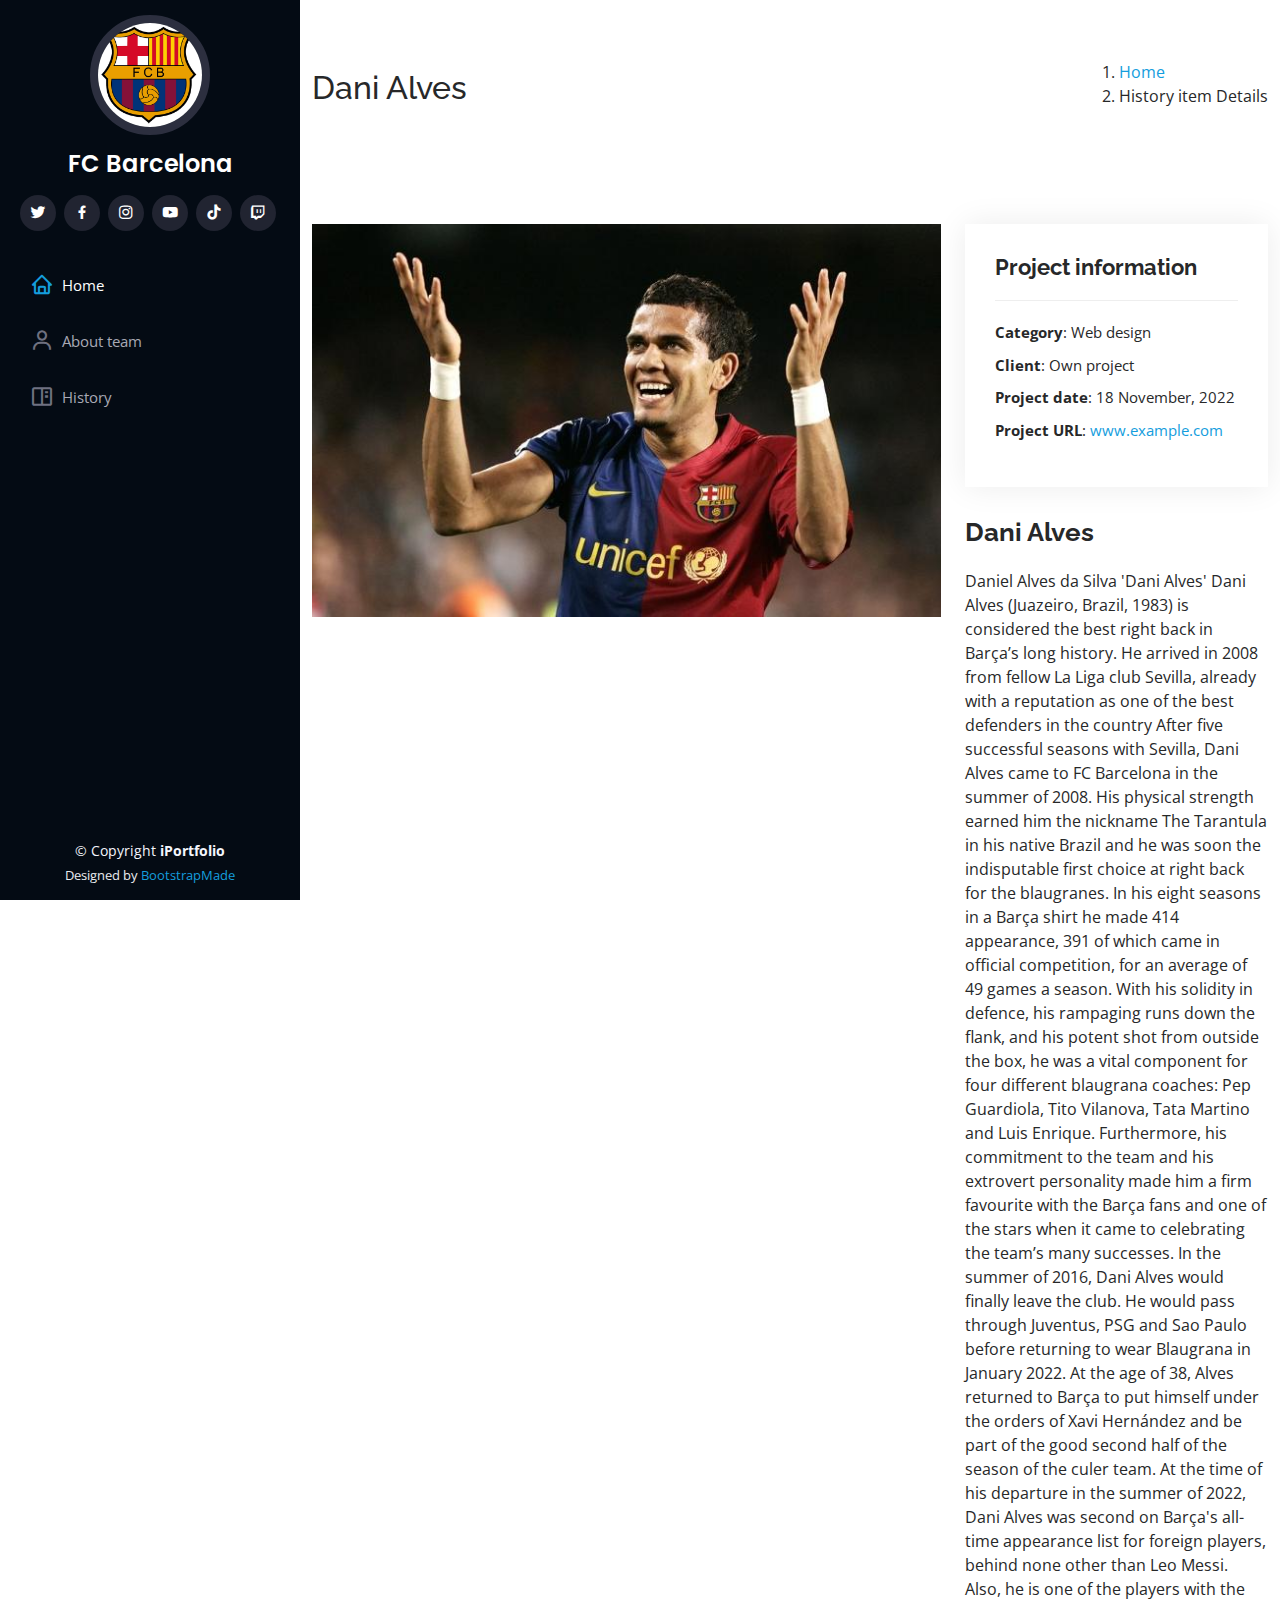
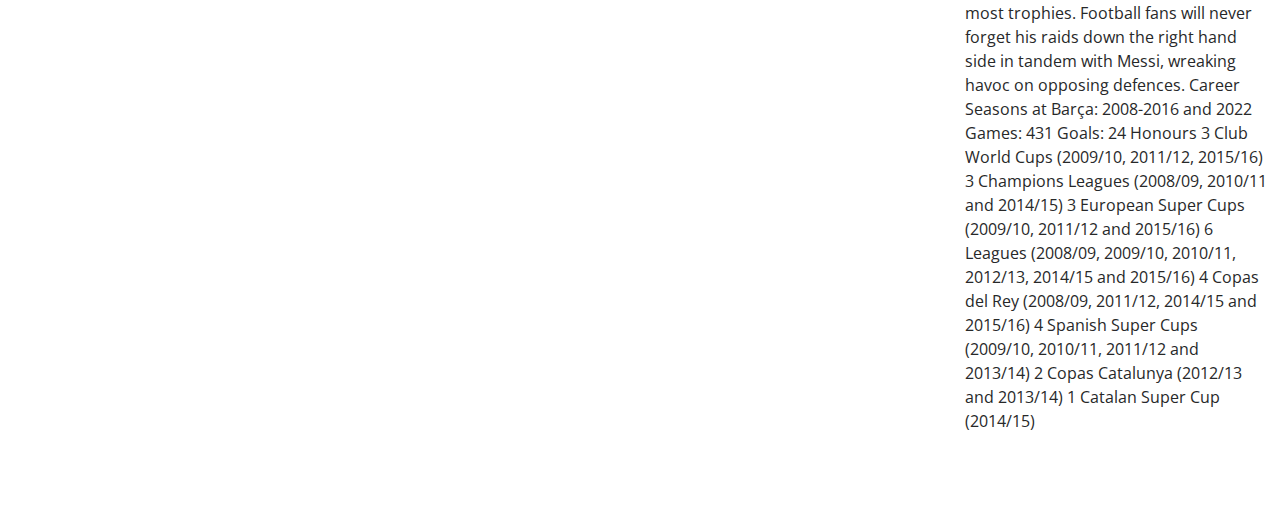
<file: historyAlves.html>
<!DOCTYPE html>
<html lang="en">

<head>
  <meta charset="utf-8">
  <meta content="width=device-width, initial-scale=1.0" name="viewport">

  <title>History Details</title>
  <meta content="" name="description">
  <meta content="" name="keywords">

  <!-- Favicons -->
  <link href="assets/img/barca-logo1.png" rel="icon">
  <link href="assets/img/barca-logo1.png" rel="apple-touch-icon">

  <!-- Google Fonts -->
  <link href="https://fonts.googleapis.com/css?family=Open+Sans:300,300i,400,400i,600,600i,700,700i|Raleway:300,300i,400,400i,500,500i,600,600i,700,700i|Poppins:300,300i,400,400i,500,500i,600,600i,700,700i" rel="stylesheet">

  <!-- Vendor CSS Files -->
  <link href="assets/vendor/aos/aos.css" rel="stylesheet">
  <link href="assets/vendor/bootstrap/css/bootstrap.min.css" rel="stylesheet">
  <link href="assets/vendor/bootstrap-icons/bootstrap-icons.css" rel="stylesheet">
  <link href="assets/vendor/boxicons/css/boxicons.min.css" rel="stylesheet">
  <link href="assets/vendor/glightbox/css/glightbox.min.css" rel="stylesheet">
  <link href="assets/vendor/swiper/swiper-bundle.min.css" rel="stylesheet">

  <!-- Template Main CSS File -->
  <link href="assets/css/style.css" rel="stylesheet">

</head>

<body>

  <!-- ======= Mobile nav toggle button ======= -->
  <i class="bi bi-list mobile-nav-toggle d-xl-none"></i>

  <!-- ======= Header ======= -->
  <header id="header">
    <div class="d-flex flex-column">

      <div class="profile">
        <img src="assets/img/fcb-profile.jpg" alt="" class="img-fluid rounded-circle">
        <h1 class="text-light"><a href="index.html">FC Barcelona</a></h1>
        <div class="social-links mt-3 text-center">
          <a href="https://www.twitter.com/FCBarcelona" class="twitter"><i class="bx bxl-twitter"></i></a>
          <a href="https://www.facebook.com/fcbarcelona" class="facebook"><i class="bx bxl-facebook"></i></a>
          <a href="https://www.instagram.com/fcbarcelona" class="instagram"><i class="bx bxl-instagram"></i></a>
          <a href="https://www.youtube.com/FC Barcelona" class="youtube"><i class="bx bxl-youtube"></i></a>
          <a href="https://www.tiktok.com/fcbarcelona" class="tiktok"><i class="bx bxl-tiktok"></i></a>
          <a href="https://www.twitch.com/FCbarcelona" class="twitch"><i class="bx bxl-twitch"></i></a>
        </div>
      </div>

      <nav id="navbar" class="nav-menu navbar">
        <ul>
          <li><a href="#hero" class="nav-link scrollto active"><i class="bx bx-home"></i> <span>Home</span></a></li>
          <li><a href="#about" class="nav-link scrollto"><i class="bx bx-user"></i> <span>About team</span></a></li>
          <li><a href="#history" class="nav-link scrollto"><i class="bx bx-book-content"></i> <span>History</span></a></li>
        </ul>
      </nav><!-- .nav-menu -->
    </div>
  </header><!-- End Header -->

  <main id="main">

    <!-- ======= Breadcrumbs ======= -->
    <section id="breadcrumbs" class="breadcrumbs">
      <div class="container">

        <div class="d-flex justify-content-between align-items-center">
          <h2>Dani Alves</h2>
          <ol>
            <li><a href="index.html">Home</a></li>
            <li>History item Details</li>
          </ol>
        </div>

      </div>
    </section><!-- End Breadcrumbs -->

    <!-- ======= Portfolio Details Section ======= -->
    <section id="history-details" class="history-details">
      <div class="container">

        <div class="row gy-4">

          <div class="col-lg-8">
            <div class="history-details-slider swiper">
              <div class="swiper-wrapper align-items-center">

                <div class="swiper-slide">
                  <img src="assets/img/history/history-4.jpg" alt="">
                </div>

              </div>
              <div class="swiper-pagination"></div>
            </div>
          </div>

          <div class="col-lg-4">
            <div class="history-info">
              <h3>Project information</h3>
              <ul>
                <li><strong>Category</strong>: Web design</li>
                <li><strong>Client</strong>: Own project</li>
                <li><strong>Project date</strong>: 18 November, 2022</li>
                <li><strong>Project URL</strong>: <a href="#">www.example.com</a></li>
              </ul>
            </div>
            <div class="history-description">
              <h2>Dani Alves</h2>
              <p>
                    Daniel Alves da Silva 'Dani Alves'
                Dani Alves (Juazeiro, Brazil, 1983) is considered the best right back in Barça’s long history. He arrived in 2008 from fellow La Liga club Sevilla, already with a reputation as one of the best defenders in the country
                After five successful seasons with Sevilla, Dani Alves came to FC Barcelona in the summer of 2008. His physical strength earned him the nickname The Tarantula in his native Brazil and he was soon the indisputable first choice at right back for the blaugranes. In his eight seasons in a Barça shirt he made 414 appearance, 391 of which came in official competition, for an average of 49 games a season. With his solidity in defence, his rampaging runs down the flank, and his potent shot from outside the box, he was a vital component for four different blaugrana coaches: Pep Guardiola, Tito Vilanova, Tata Martino and Luis Enrique. Furthermore, his commitment to the team and his extrovert personality made him a firm favourite with the Barça fans and one of the stars when it came to celebrating the team’s many successes.
                
                In the summer of 2016, Dani Alves would finally leave the club. He would pass through Juventus, PSG and Sao Paulo before returning to wear Blaugrana in January 2022. At the age of 38, Alves returned to Barça to put himself under the orders of Xavi Hernández and be part of the good second half of the season of the culer team.
                
                At the time of his departure in the summer of 2022, Dani Alves was second on Barça's all-time appearance list for foreign players, behind none other than Leo Messi. Also, he is one of the players with the most trophies. Football fans will never forget his raids down the right hand side in tandem with Messi, wreaking havoc on opposing defences.
                
                    Career
                Seasons at Barça: 2008-2016 and 2022
                Games: 431
                Goals: 24
                    Honours
                3 Club World Cups (2009/10, 2011/12, 2015/16)
                3 Champions Leagues (2008/09, 2010/11 and 2014/15)
                3 European Super Cups (2009/10, 2011/12 and 2015/16)
                6 Leagues (2008/09, 2009/10, 2010/11, 2012/13, 2014/15 and 2015/16)
                4 Copas del Rey (2008/09, 2011/12, 2014/15 and 2015/16)
                4 Spanish Super Cups (2009/10, 2010/11, 2011/12 and 2013/14)
                2 Copas Catalunya (2012/13 and 2013/14)
                1 Catalan Super Cup (2014/15)
              </p>
            </div>
          </div>

        </div>

      </div>
    </section><!-- End Portfolio Details Section -->

  </main><!-- End #main -->

  <!-- ======= Footer ======= -->
  <footer id="footer">
    <div class="container">
      <div class="copyright">
        &copy; Copyright <strong><span>iPortfolio</span></strong>
      </div>
      <div class="credits">
        <!-- All the links in the footer should remain intact. -->
        <!-- You can delete the links only if you purchased the pro version. -->
        <!-- Licensing information: https://bootstrapmade.com/license/ -->
        <!-- Purchase the pro version with working PHP/AJAX contact form: https://bootstrapmade.com/iportfolio-bootstrap-portfolio-websites-template/ -->
        Designed by <a href="https://bootstrapmade.com/">BootstrapMade</a>
      </div>
    </div>
  </footer><!-- End  Footer -->

  <a href="#" class="back-to-top d-flex align-items-center justify-content-center"><i class="bi bi-arrow-up-short"></i></a>

  <!-- Vendor JS Files -->
  <script src="assets/vendor/purecounter/purecounter_vanilla.js"></script>
  <script src="assets/vendor/aos/aos.js"></script>
  <script src="assets/vendor/bootstrap/js/bootstrap.bundle.min.js"></script>
  <script src="assets/vendor/glightbox/js/glightbox.min.js"></script>
  <script src="assets/vendor/isotope-layout/isotope.pkgd.min.js"></script>
  <script src="assets/vendor/swiper/swiper-bundle.min.js"></script>
  <script src="assets/vendor/typed.js/typed.min.js"></script>
  <script src="assets/vendor/waypoints/noframework.waypoints.js"></script>
  <script src="assets/vendor/php-email-form/validate.js"></script>

  <!-- Template Main JS File -->
  <script src="assets/js/main.js"></script>

</body>

</html>
</file>
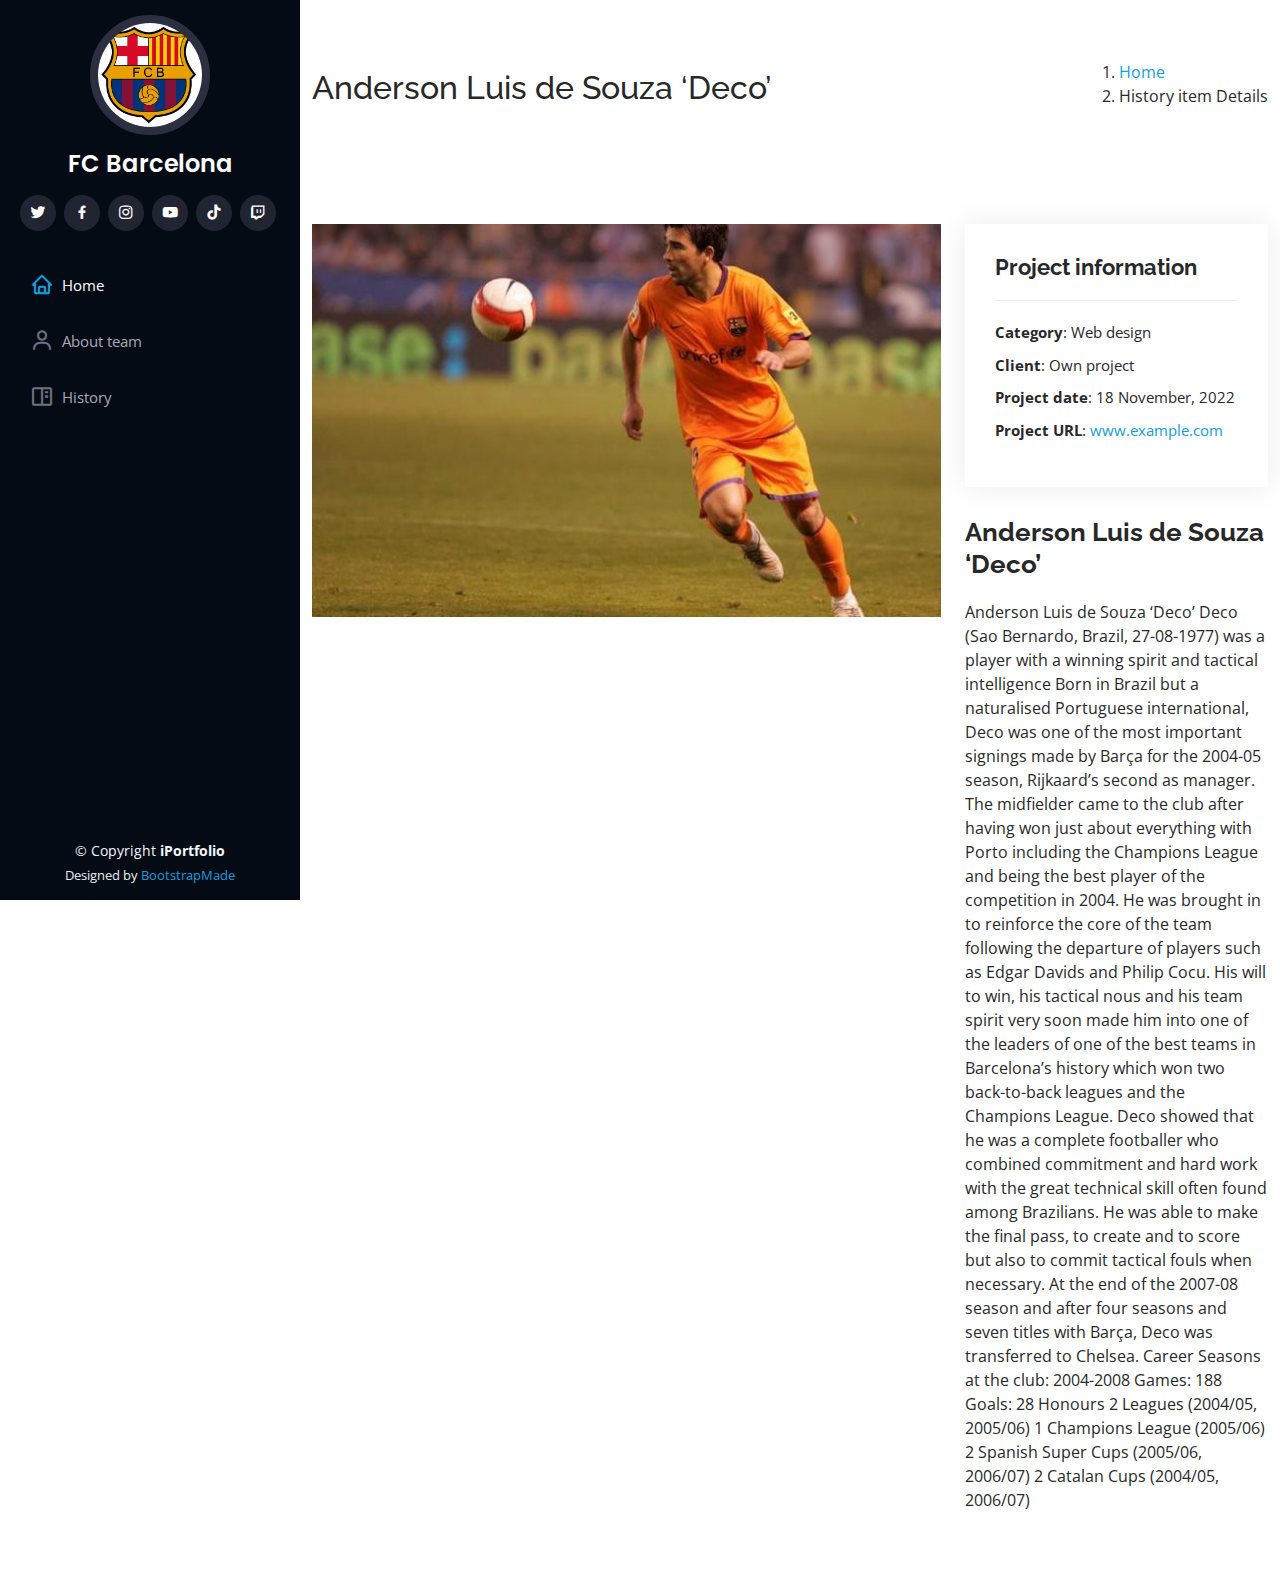
<file: historyDeco.html>
<!DOCTYPE html>
<html lang="en">

<head>
  <meta charset="utf-8">
  <meta content="width=device-width, initial-scale=1.0" name="viewport">

  <title>History Details</title>
  <meta content="" name="description">
  <meta content="" name="keywords">

  <!-- Favicons -->
  <link href="assets/img/barca-logo1.png" rel="icon">
  <link href="assets/img/barca-logo1.png" rel="apple-touch-icon">

  <!-- Google Fonts -->
  <link href="https://fonts.googleapis.com/css?family=Open+Sans:300,300i,400,400i,600,600i,700,700i|Raleway:300,300i,400,400i,500,500i,600,600i,700,700i|Poppins:300,300i,400,400i,500,500i,600,600i,700,700i" rel="stylesheet">

  <!-- Vendor CSS Files -->
  <link href="assets/vendor/aos/aos.css" rel="stylesheet">
  <link href="assets/vendor/bootstrap/css/bootstrap.min.css" rel="stylesheet">
  <link href="assets/vendor/bootstrap-icons/bootstrap-icons.css" rel="stylesheet">
  <link href="assets/vendor/boxicons/css/boxicons.min.css" rel="stylesheet">
  <link href="assets/vendor/glightbox/css/glightbox.min.css" rel="stylesheet">
  <link href="assets/vendor/swiper/swiper-bundle.min.css" rel="stylesheet">

  <!-- Template Main CSS File -->
  <link href="assets/css/style.css" rel="stylesheet">

</head>

<body>

  <!-- ======= Mobile nav toggle button ======= -->
  <i class="bi bi-list mobile-nav-toggle d-xl-none"></i>

  <!-- ======= Header ======= -->
  <header id="header">
    <div class="d-flex flex-column">

      <div class="profile">
        <img src="assets/img/fcb-profile.jpg" alt="" class="img-fluid rounded-circle">
        <h1 class="text-light"><a href="index.html">FC Barcelona</a></h1>
        <div class="social-links mt-3 text-center">
          <a href="https://www.twitter.com/FCBarcelona" class="twitter"><i class="bx bxl-twitter"></i></a>
          <a href="https://www.facebook.com/fcbarcelona" class="facebook"><i class="bx bxl-facebook"></i></a>
          <a href="https://www.instagram.com/fcbarcelona" class="instagram"><i class="bx bxl-instagram"></i></a>
          <a href="https://www.youtube.com/FC Barcelona" class="youtube"><i class="bx bxl-youtube"></i></a>
          <a href="https://www.tiktok.com/fcbarcelona" class="tiktok"><i class="bx bxl-tiktok"></i></a>
          <a href="https://www.twitch.com/FCbarcelona" class="twitch"><i class="bx bxl-twitch"></i></a>
        </div>
      </div>

      <nav id="navbar" class="nav-menu navbar">
        <ul>
          <li><a href="#hero" class="nav-link scrollto active"><i class="bx bx-home"></i> <span>Home</span></a></li>
          <li><a href="#about" class="nav-link scrollto"><i class="bx bx-user"></i> <span>About team</span></a></li>
          <li><a href="#history" class="nav-link scrollto"><i class="bx bx-book-content"></i> <span>History</span></a></li>
        </ul>
      </nav><!-- .nav-menu -->
    </div>
  </header><!-- End Header -->

  <main id="main">

    <!-- ======= Breadcrumbs ======= -->
    <section id="breadcrumbs" class="breadcrumbs">
      <div class="container">

        <div class="d-flex justify-content-between align-items-center">
          <h2>Anderson Luis de Souza ‘Deco’</h2>
          <ol>
            <li><a href="index.html">Home</a></li>
            <li>History item Details</li>
          </ol>
        </div>

      </div>
    </section><!-- End Breadcrumbs -->

    <!-- ======= Portfolio Details Section ======= -->
    <section id="history-details" class="history-details">
      <div class="container">

        <div class="row gy-4">

          <div class="col-lg-8">
            <div class="history-details-slider swiper">
              <div class="swiper-wrapper align-items-center">

                <div class="swiper-slide">
                  <img src="assets/img/history/history-9.jpg" alt="">
                </div>

              </div>
              <div class="swiper-pagination"></div>
            </div>
          </div>

          <div class="col-lg-4">
            <div class="history-info">
              <h3>Project information</h3>
              <ul>
                <li><strong>Category</strong>: Web design</li>
                <li><strong>Client</strong>: Own project</li>
                <li><strong>Project date</strong>: 18 November, 2022</li>
                <li><strong>Project URL</strong>: <a href="#">www.example.com</a></li>
              </ul>
            </div>
            <div class="history-description">
              <h2>Anderson Luis de Souza ‘Deco’</h2>
              <p>
                Anderson Luis de Souza ‘Deco’
            Deco (Sao Bernardo, Brazil, 27-08-1977) was a player with a winning spirit and tactical intelligence
            Born in Brazil but a naturalised Portuguese international, Deco was one of the most important signings made by Barça for the 2004-05 season, Rijkaard’s second as manager. The midfielder came to the club after having won just about everything with Porto including the Champions League and being the best player of the competition in 2004. He was brought in to reinforce the core of the team following the departure of players such as Edgar Davids and Philip Cocu.

            His will to win, his tactical nous and his team spirit very soon made him into one of the leaders of one of the best teams in Barcelona’s history which won two back-to-back leagues and the Champions League. Deco showed that he was a complete footballer who combined commitment and hard work with the great technical skill often found among Brazilians. He was able to make the final pass, to create and to score but also to commit tactical fouls when necessary.

            At the end of the 2007-08 season and after four seasons and seven titles with Barça, Deco was transferred to Chelsea.

            
            Career
            Seasons at the club: 2004-2008
            Games: 188
            Goals: 28
            Honours
            2 Leagues (2004/05, 2005/06)
            1 Champions League (2005/06)
            2 Spanish Super Cups (2005/06, 2006/07)
            2 Catalan Cups (2004/05, 2006/07)
              </p>
            </div>
          </div>

        </div>

      </div>
    </section><!-- End Portfolio Details Section -->

  </main><!-- End #main -->

  <!-- ======= Footer ======= -->
  <footer id="footer">
    <div class="container">
      <div class="copyright">
        &copy; Copyright <strong><span>iPortfolio</span></strong>
      </div>
      <div class="credits">
        <!-- All the links in the footer should remain intact. -->
        <!-- You can delete the links only if you purchased the pro version. -->
        <!-- Licensing information: https://bootstrapmade.com/license/ -->
        <!-- Purchase the pro version with working PHP/AJAX contact form: https://bootstrapmade.com/iportfolio-bootstrap-portfolio-websites-template/ -->
        Designed by <a href="https://bootstrapmade.com/">BootstrapMade</a>
      </div>
    </div>
  </footer><!-- End  Footer -->

  <a href="#" class="back-to-top d-flex align-items-center justify-content-center"><i class="bi bi-arrow-up-short"></i></a>

  <!-- Vendor JS Files -->
  <script src="assets/vendor/purecounter/purecounter_vanilla.js"></script>
  <script src="assets/vendor/aos/aos.js"></script>
  <script src="assets/vendor/bootstrap/js/bootstrap.bundle.min.js"></script>
  <script src="assets/vendor/glightbox/js/glightbox.min.js"></script>
  <script src="assets/vendor/isotope-layout/isotope.pkgd.min.js"></script>
  <script src="assets/vendor/swiper/swiper-bundle.min.js"></script>
  <script src="assets/vendor/typed.js/typed.min.js"></script>
  <script src="assets/vendor/waypoints/noframework.waypoints.js"></script>
  <script src="assets/vendor/php-email-form/validate.js"></script>

  <!-- Template Main JS File -->
  <script src="assets/js/main.js"></script>

</body>

</html>
</file>
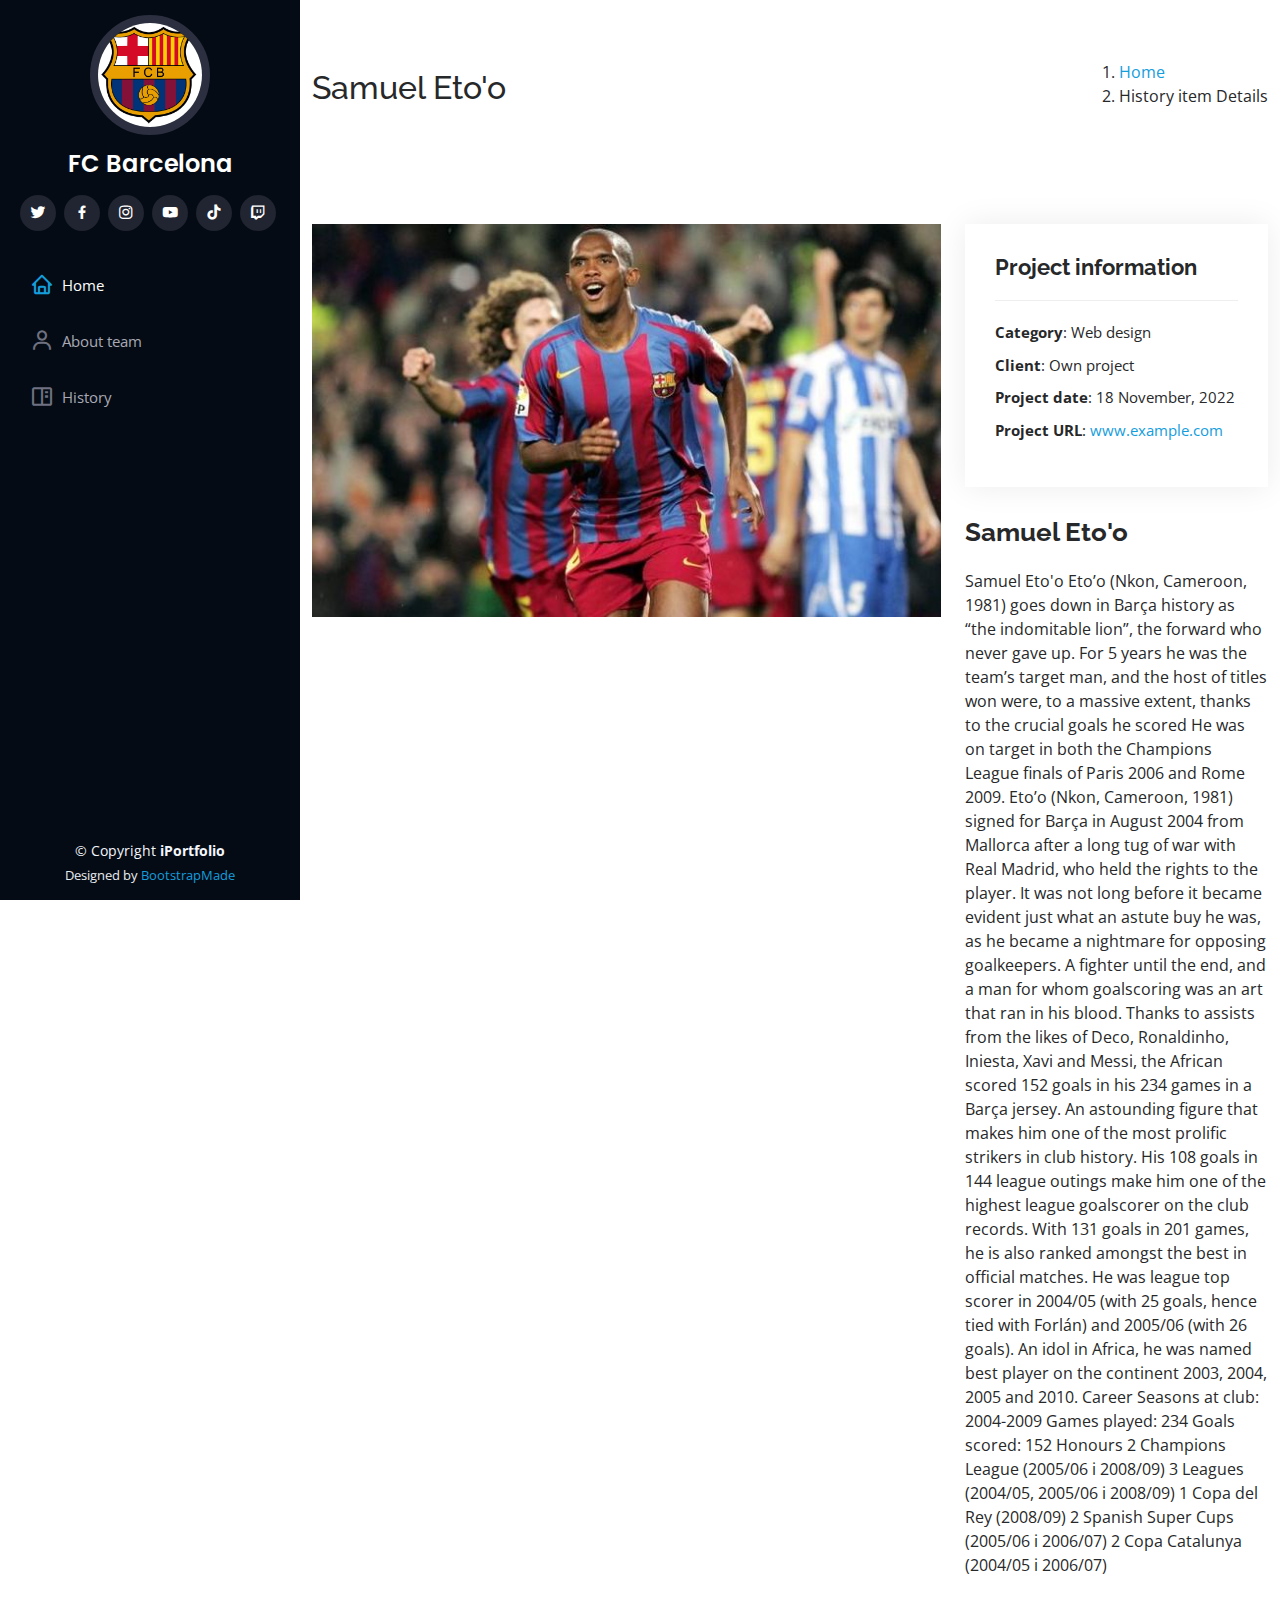
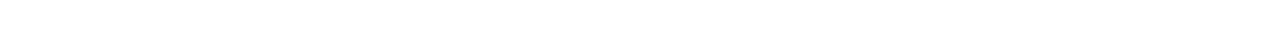
<file: historyEto`o.html>
<!DOCTYPE html>
<html lang="en">

<head>
  <meta charset="utf-8">
  <meta content="width=device-width, initial-scale=1.0" name="viewport">

  <title>History Details</title>
  <meta content="" name="description">
  <meta content="" name="keywords">

  <!-- Favicons -->
  <link href="assets/img/barca-logo1.png" rel="icon">
  <link href="assets/img/barca-logo1.png" rel="apple-touch-icon">

  <!-- Google Fonts -->
  <link href="https://fonts.googleapis.com/css?family=Open+Sans:300,300i,400,400i,600,600i,700,700i|Raleway:300,300i,400,400i,500,500i,600,600i,700,700i|Poppins:300,300i,400,400i,500,500i,600,600i,700,700i" rel="stylesheet">

  <!-- Vendor CSS Files -->
  <link href="assets/vendor/aos/aos.css" rel="stylesheet">
  <link href="assets/vendor/bootstrap/css/bootstrap.min.css" rel="stylesheet">
  <link href="assets/vendor/bootstrap-icons/bootstrap-icons.css" rel="stylesheet">
  <link href="assets/vendor/boxicons/css/boxicons.min.css" rel="stylesheet">
  <link href="assets/vendor/glightbox/css/glightbox.min.css" rel="stylesheet">
  <link href="assets/vendor/swiper/swiper-bundle.min.css" rel="stylesheet">

  <!-- Template Main CSS File -->
  <link href="assets/css/style.css" rel="stylesheet">

</head>

<body>

  <!-- ======= Mobile nav toggle button ======= -->
  <i class="bi bi-list mobile-nav-toggle d-xl-none"></i>

  <!-- ======= Header ======= -->
  <header id="header">
    <div class="d-flex flex-column">

      <div class="profile">
        <img src="assets/img/fcb-profile.jpg" alt="" class="img-fluid rounded-circle">
        <h1 class="text-light"><a href="index.html">FC Barcelona</a></h1>
        <div class="social-links mt-3 text-center">
          <a href="https://www.twitter.com/FCBarcelona" class="twitter"><i class="bx bxl-twitter"></i></a>
          <a href="https://www.facebook.com/fcbarcelona" class="facebook"><i class="bx bxl-facebook"></i></a>
          <a href="https://www.instagram.com/fcbarcelona" class="instagram"><i class="bx bxl-instagram"></i></a>
          <a href="https://www.youtube.com/FC Barcelona" class="youtube"><i class="bx bxl-youtube"></i></a>
          <a href="https://www.tiktok.com/fcbarcelona" class="tiktok"><i class="bx bxl-tiktok"></i></a>
          <a href="https://www.twitch.com/FCbarcelona" class="twitch"><i class="bx bxl-twitch"></i></a>
        </div>
      </div>

      <nav id="navbar" class="nav-menu navbar">
        <ul>
          <li><a href="#hero" class="nav-link scrollto active"><i class="bx bx-home"></i> <span>Home</span></a></li>
          <li><a href="#about" class="nav-link scrollto"><i class="bx bx-user"></i> <span>About team</span></a></li>
          <li><a href="#history" class="nav-link scrollto"><i class="bx bx-book-content"></i> <span>History</span></a></li>
        </ul>
      </nav><!-- .nav-menu -->
    </div>
  </header><!-- End Header -->

  <main id="main">

    <!-- ======= Breadcrumbs ======= -->
    <section id="breadcrumbs" class="breadcrumbs">
      <div class="container">

        <div class="d-flex justify-content-between align-items-center">
          <h2>Samuel Eto'o</h2>
          <ol>
            <li><a href="index.html">Home</a></li>
            <li>History item Details</li>
          </ol>
        </div>

      </div>
    </section><!-- End Breadcrumbs -->

    <!-- ======= Portfolio Details Section ======= -->
    <section id="history-details" class="history-details">
      <div class="container">

        <div class="row gy-4">

          <div class="col-lg-8">
            <div class="history-details-slider swiper">
              <div class="swiper-wrapper align-items-center">

                <div class="swiper-slide">
                  <img src="assets/img/history/history-8.jpg" alt="">
                </div>

              </div>
              <div class="swiper-pagination"></div>
            </div>
          </div>

          <div class="col-lg-4">
            <div class="history-info">
              <h3>Project information</h3>
              <ul>
                <li><strong>Category</strong>: Web design</li>
                <li><strong>Client</strong>: Own project</li>
                <li><strong>Project date</strong>: 18 November, 2022</li>
                <li><strong>Project URL</strong>: <a href="#">www.example.com</a></li>
              </ul>
            </div>
            <div class="history-description">
              <h2>Samuel Eto'o</h2>
              <p>
                Samuel Eto'o
            Eto’o (Nkon, Cameroon, 1981) goes down in Barça history as “the indomitable lion”, the forward who never gave up. For 5 years he was the team’s target man, and the host of titles won were, to a massive extent, thanks to the crucial goals he scored
            He was on target in both the Champions League finals of Paris 2006 and Rome 2009.

            Eto’o (Nkon, Cameroon, 1981) signed for Barça in August 2004 from Mallorca after a long tug of war with Real Madrid, who held the rights to the player. It was not long before it became evident just what an astute buy he was, as he became a nightmare for opposing goalkeepers. A fighter until the end, and a man for whom goalscoring was an art that ran in his blood.

            Thanks to assists from the likes of Deco, Ronaldinho, Iniesta, Xavi and Messi, the African scored 152 goals in his 234 games in a Barça jersey. An astounding figure that makes him one of the most prolific strikers in club history. His 108 goals in 144 league outings make him one of the highest league goalscorer on the club records.

            With 131 goals in 201 games, he is also ranked amongst the best in official matches. He was league top scorer in 2004/05 (with 25 goals, hence tied with Forlán) and 2005/06 (with 26 goals).

            An idol in Africa, he was named best player on the continent 2003, 2004, 2005 and 2010. 

            Career
            Seasons at club: 2004-2009
            Games played: 234
            Goals scored: 152
            Honours
            2 Champions League (2005/06 i 2008/09)
            3 Leagues (2004/05, 2005/06 i 2008/09)
            1 Copa del Rey (2008/09)
            2 Spanish Super Cups (2005/06 i 2006/07)
            2 Copa Catalunya (2004/05 i 2006/07)
              </p>
            </div>
          </div>

        </div>

      </div>
    </section><!-- End Portfolio Details Section -->

  </main><!-- End #main -->

  <!-- ======= Footer ======= -->
  <footer id="footer">
    <div class="container">
      <div class="copyright">
        &copy; Copyright <strong><span>iPortfolio</span></strong>
      </div>
      <div class="credits">
        <!-- All the links in the footer should remain intact. -->
        <!-- You can delete the links only if you purchased the pro version. -->
        <!-- Licensing information: https://bootstrapmade.com/license/ -->
        <!-- Purchase the pro version with working PHP/AJAX contact form: https://bootstrapmade.com/iportfolio-bootstrap-portfolio-websites-template/ -->
        Designed by <a href="https://bootstrapmade.com/">BootstrapMade</a>
      </div>
    </div>
  </footer><!-- End  Footer -->

  <a href="#" class="back-to-top d-flex align-items-center justify-content-center"><i class="bi bi-arrow-up-short"></i></a>

  <!-- Vendor JS Files -->
  <script src="assets/vendor/purecounter/purecounter_vanilla.js"></script>
  <script src="assets/vendor/aos/aos.js"></script>
  <script src="assets/vendor/bootstrap/js/bootstrap.bundle.min.js"></script>
  <script src="assets/vendor/glightbox/js/glightbox.min.js"></script>
  <script src="assets/vendor/isotope-layout/isotope.pkgd.min.js"></script>
  <script src="assets/vendor/swiper/swiper-bundle.min.js"></script>
  <script src="assets/vendor/typed.js/typed.min.js"></script>
  <script src="assets/vendor/waypoints/noframework.waypoints.js"></script>
  <script src="assets/vendor/php-email-form/validate.js"></script>

  <!-- Template Main JS File -->
  <script src="assets/js/main.js"></script>

</body>

</html>
</file>
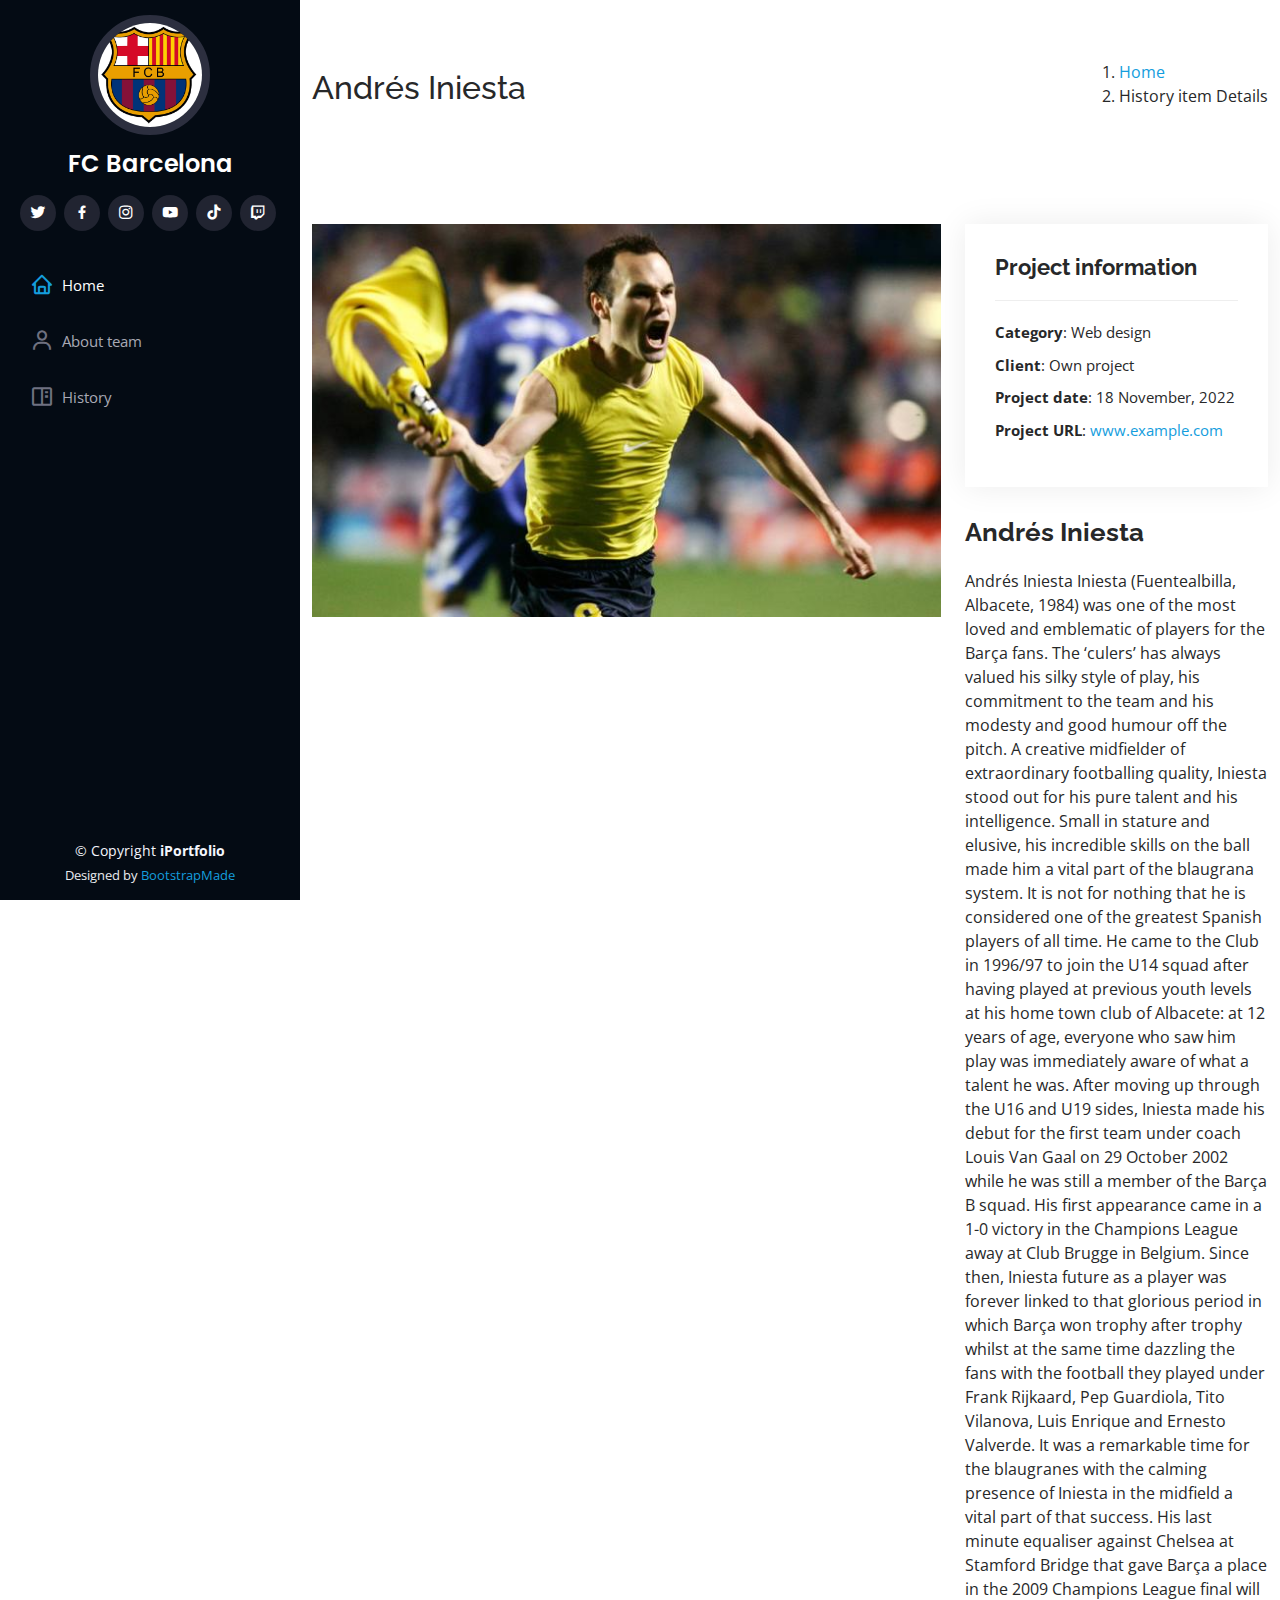
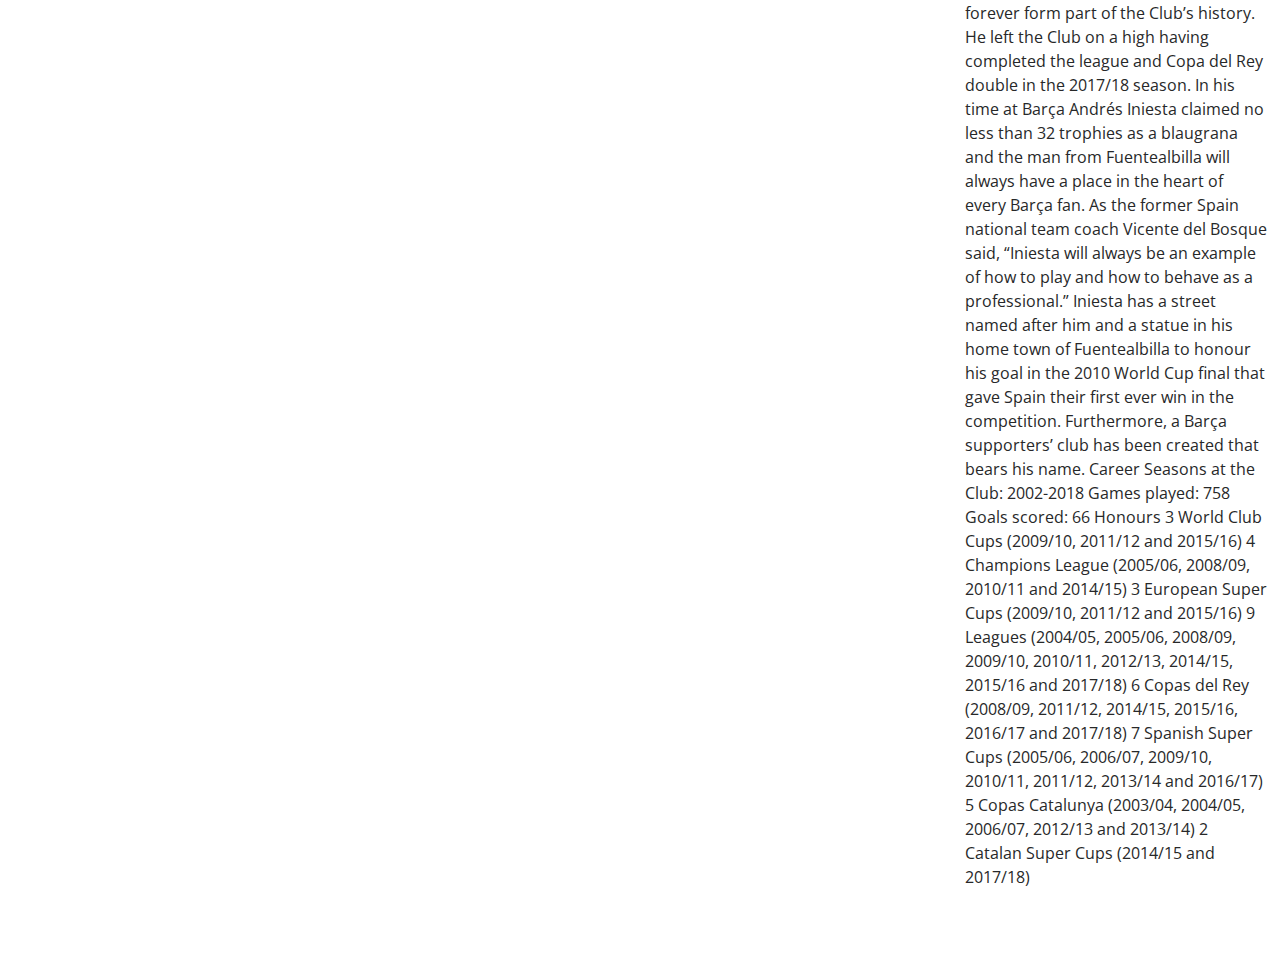
<file: historyIniesta.html>
<!DOCTYPE html>
<html lang="en">

<head>
  <meta charset="utf-8">
  <meta content="width=device-width, initial-scale=1.0" name="viewport">

  <title>History Details</title>
  <meta content="" name="description">
  <meta content="" name="keywords">

  <!-- Favicons -->
  <link href="assets/img/barca-logo1.png" rel="icon">
  <link href="assets/img/barca-logo1.png" rel="apple-touch-icon">

  <!-- Google Fonts -->
  <link href="https://fonts.googleapis.com/css?family=Open+Sans:300,300i,400,400i,600,600i,700,700i|Raleway:300,300i,400,400i,500,500i,600,600i,700,700i|Poppins:300,300i,400,400i,500,500i,600,600i,700,700i" rel="stylesheet">

  <!-- Vendor CSS Files -->
  <link href="assets/vendor/aos/aos.css" rel="stylesheet">
  <link href="assets/vendor/bootstrap/css/bootstrap.min.css" rel="stylesheet">
  <link href="assets/vendor/bootstrap-icons/bootstrap-icons.css" rel="stylesheet">
  <link href="assets/vendor/boxicons/css/boxicons.min.css" rel="stylesheet">
  <link href="assets/vendor/glightbox/css/glightbox.min.css" rel="stylesheet">
  <link href="assets/vendor/swiper/swiper-bundle.min.css" rel="stylesheet">

  <!-- Template Main CSS File -->
  <link href="assets/css/style.css" rel="stylesheet">

</head>

<body>

  <!-- ======= Mobile nav toggle button ======= -->
  <i class="bi bi-list mobile-nav-toggle d-xl-none"></i>

  <!-- ======= Header ======= -->
  <header id="header">
    <div class="d-flex flex-column">

      <div class="profile">
        <img src="assets/img/fcb-profile.jpg" alt="" class="img-fluid rounded-circle">
        <h1 class="text-light"><a href="index.html">FC Barcelona</a></h1>
        <div class="social-links mt-3 text-center">
          <a href="https://www.twitter.com/FCBarcelona" class="twitter"><i class="bx bxl-twitter"></i></a>
          <a href="https://www.facebook.com/fcbarcelona" class="facebook"><i class="bx bxl-facebook"></i></a>
          <a href="https://www.instagram.com/fcbarcelona" class="instagram"><i class="bx bxl-instagram"></i></a>
          <a href="https://www.youtube.com/FC Barcelona" class="youtube"><i class="bx bxl-youtube"></i></a>
          <a href="https://www.tiktok.com/fcbarcelona" class="tiktok"><i class="bx bxl-tiktok"></i></a>
          <a href="https://www.twitch.com/FCbarcelona" class="twitch"><i class="bx bxl-twitch"></i></a>
        </div>
      </div>

      <nav id="navbar" class="nav-menu navbar">
        <ul>
          <li><a href="#hero" class="nav-link scrollto active"><i class="bx bx-home"></i> <span>Home</span></a></li>
          <li><a href="#about" class="nav-link scrollto"><i class="bx bx-user"></i> <span>About team</span></a></li>
          <li><a href="#history" class="nav-link scrollto"><i class="bx bx-book-content"></i> <span>History</span></a></li>
        </ul>
      </nav><!-- .nav-menu -->
    </div>
  </header><!-- End Header -->

  <main id="main">

    <!-- ======= Breadcrumbs ======= -->
    <section id="breadcrumbs" class="breadcrumbs">
      <div class="container">

        <div class="d-flex justify-content-between align-items-center">
          <h2>Andrés Iniesta</h2>
          <ol>
            <li><a href="index.html">Home</a></li>
            <li>History item Details</li>
          </ol>
        </div>

      </div>
    </section><!-- End Breadcrumbs -->

    <!-- ======= Portfolio Details Section ======= -->
    <section id="history-details" class="history-details">
      <div class="container">

        <div class="row gy-4">

          <div class="col-lg-8">
            <div class="history-details-slider swiper">
              <div class="swiper-wrapper align-items-center">

                <div class="swiper-slide">
                  <img src="assets/img/history/history-5.jpg" alt="">
                </div>

              </div>
              <div class="swiper-pagination"></div>
            </div>
          </div>

          <div class="col-lg-4">
            <div class="history-info">
              <h3>Project information</h3>
              <ul>
                <li><strong>Category</strong>: Web design</li>
                <li><strong>Client</strong>: Own project</li>
                <li><strong>Project date</strong>: 18 November, 2022</li>
                <li><strong>Project URL</strong>: <a href="#">www.example.com</a></li>
              </ul>
            </div>
            <div class="history-description">
              <h2>Andrés Iniesta</h2>
              <p>
                Andrés Iniesta
              Iniesta (Fuentealbilla, Albacete, 1984) was one of the most loved and emblematic of players for the Barça fans. The ‘culers’ has always valued his silky style of play, his commitment to the team and his modesty and good humour off the pitch.
              A creative midfielder of extraordinary footballing quality, Iniesta stood out for his pure talent and his intelligence. Small in stature and elusive, his incredible skills on the ball made him a vital part of the blaugrana system. It is not for nothing that he is considered one of the greatest Spanish players of all time.

              He came to the Club in 1996/97 to join the U14 squad after having played at previous youth levels at his home town club of Albacete: at 12 years of age, everyone who saw him play was immediately aware of what a talent he was. After moving up through the U16 and U19 sides, Iniesta made his debut for the first team under coach Louis Van Gaal on 29 October 2002 while he was still a member of the Barça B squad. His first appearance came in a 1-0 victory in the Champions League away at Club Brugge in Belgium.

              Since then, Iniesta future as a player was forever linked to that glorious period in which Barça won trophy after trophy whilst at the same time dazzling the fans with the football they played under Frank Rijkaard, Pep Guardiola, Tito Vilanova, Luis Enrique and Ernesto Valverde. It was a remarkable time for the blaugranes with the calming presence of Iniesta in the midfield a vital part of that success. His last minute equaliser against Chelsea at Stamford Bridge that gave Barça a place in the 2009 Champions League final will forever form part of the Club’s history.

              He left the Club on a high having completed the league and Copa del Rey double in the 2017/18 season. In his time at Barça Andrés Iniesta claimed no less than 32 trophies as a blaugrana and the man from Fuentealbilla will always have a place in the heart of every Barça fan. As the former Spain national team coach Vicente del Bosque said, “Iniesta will always be an example of how to play and how to behave as a professional.”

              Iniesta has a street named after him and a statue in his home town of Fuentealbilla to honour his goal in the 2010 World Cup final that gave Spain their first ever win in the competition. Furthermore, a Barça supporters’ club has been created that bears his name.

              Career
              Seasons at the Club: 2002-2018
              Games played: 758
              Goals scored: 66
              Honours
              3 World Club Cups (2009/10, 2011/12 and 2015/16)
              4 Champions League (2005/06, 2008/09, 2010/11 and 2014/15)
              3 European Super Cups  (2009/10, 2011/12 and 2015/16)
              9 Leagues (2004/05, 2005/06, 2008/09, 2009/10, 2010/11, 2012/13, 2014/15, 2015/16 and 2017/18)
              6 Copas del Rey (2008/09, 2011/12, 2014/15, 2015/16, 2016/17 and 2017/18)
              7 Spanish Super Cups (2005/06, 2006/07, 2009/10, 2010/11, 2011/12, 2013/14 and 2016/17)
              5 Copas Catalunya (2003/04, 2004/05, 2006/07, 2012/13 and 2013/14)
              2 Catalan Super Cups (2014/15 and 2017/18)
              </p>
            </div>
          </div>

        </div>

      </div>
    </section><!-- End Portfolio Details Section -->

  </main><!-- End #main -->

  <!-- ======= Footer ======= -->
  <footer id="footer">
    <div class="container">
      <div class="copyright">
        &copy; Copyright <strong><span>iPortfolio</span></strong>
      </div>
      <div class="credits">
        <!-- All the links in the footer should remain intact. -->
        <!-- You can delete the links only if you purchased the pro version. -->
        <!-- Licensing information: https://bootstrapmade.com/license/ -->
        <!-- Purchase the pro version with working PHP/AJAX contact form: https://bootstrapmade.com/iportfolio-bootstrap-portfolio-websites-template/ -->
        Designed by <a href="https://bootstrapmade.com/">BootstrapMade</a>
      </div>
    </div>
  </footer><!-- End  Footer -->

  <a href="#" class="back-to-top d-flex align-items-center justify-content-center"><i class="bi bi-arrow-up-short"></i></a>

  <!-- Vendor JS Files -->
  <script src="assets/vendor/purecounter/purecounter_vanilla.js"></script>
  <script src="assets/vendor/aos/aos.js"></script>
  <script src="assets/vendor/bootstrap/js/bootstrap.bundle.min.js"></script>
  <script src="assets/vendor/glightbox/js/glightbox.min.js"></script>
  <script src="assets/vendor/isotope-layout/isotope.pkgd.min.js"></script>
  <script src="assets/vendor/swiper/swiper-bundle.min.js"></script>
  <script src="assets/vendor/typed.js/typed.min.js"></script>
  <script src="assets/vendor/waypoints/noframework.waypoints.js"></script>
  <script src="assets/vendor/php-email-form/validate.js"></script>

  <!-- Template Main JS File -->
  <script src="assets/js/main.js"></script>

</body>

</html>
</file>
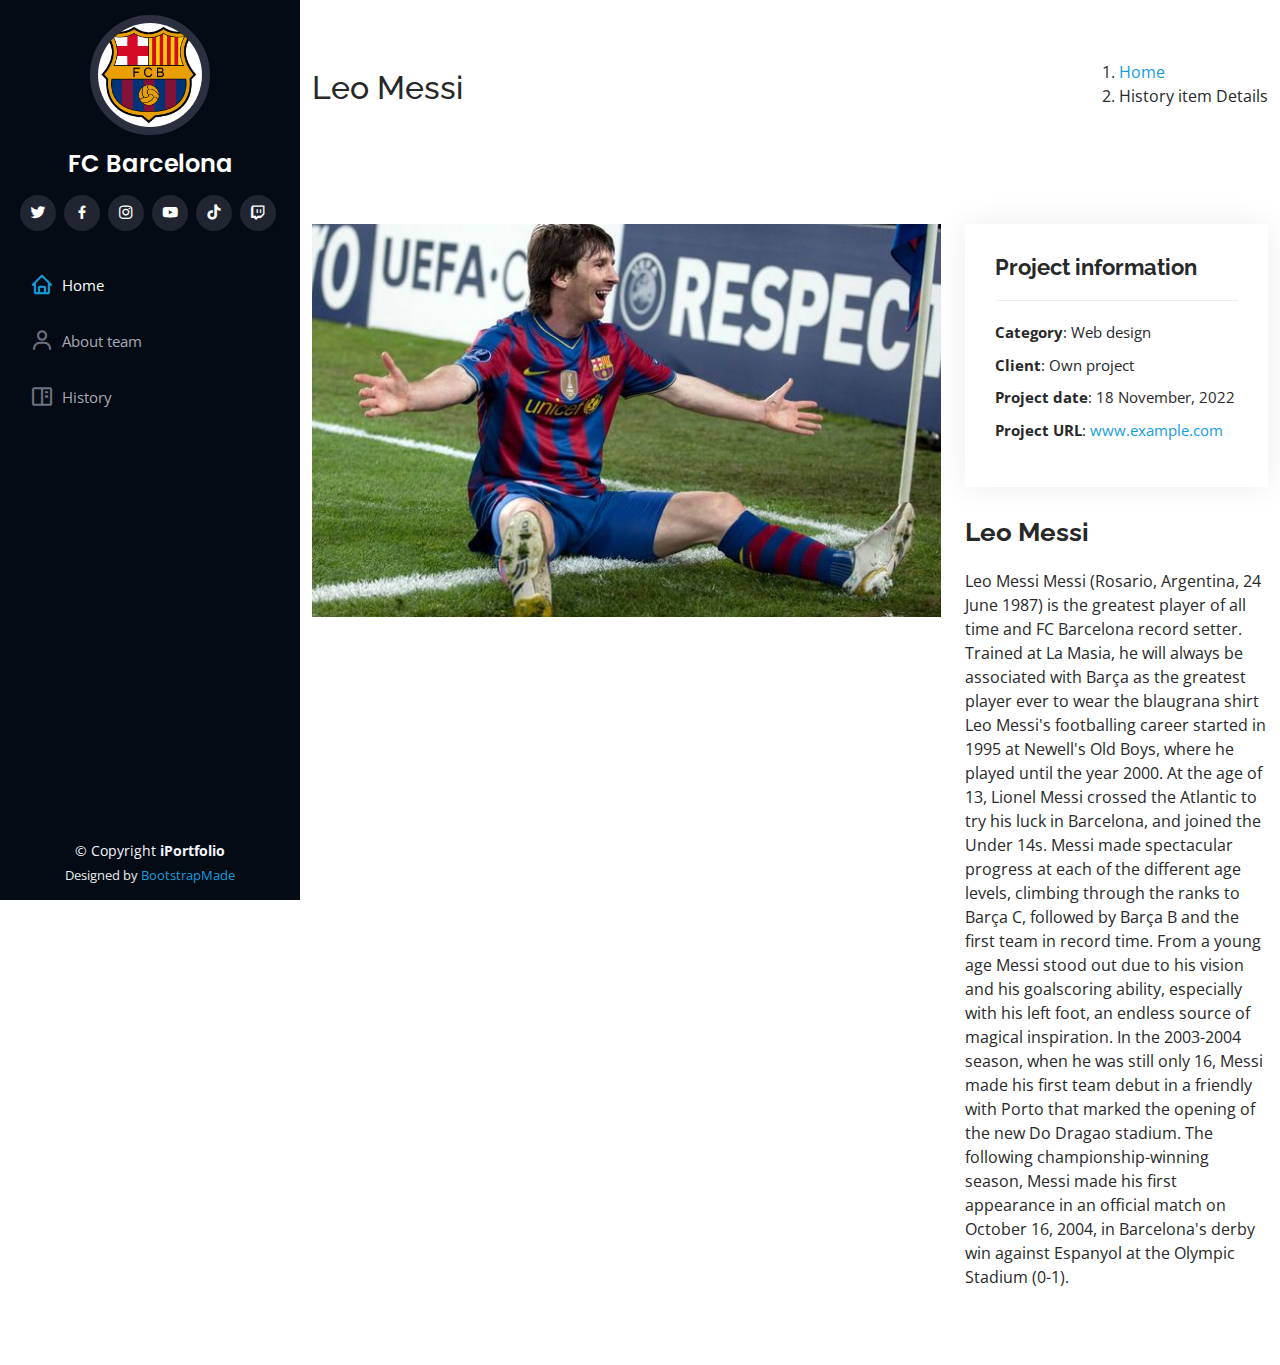
<file: historyMessi.html>
<!DOCTYPE html>
<html lang="en">

<head>
  <meta charset="utf-8">
  <meta content="width=device-width, initial-scale=1.0" name="viewport">

  <title>History Details</title>
  <meta content="" name="description">
  <meta content="" name="keywords">

  <!-- Favicons -->
  <link href="assets/img/barca-logo1.png" rel="icon">
  <link href="assets/img/barca-logo1.png" rel="apple-touch-icon">

  <!-- Google Fonts -->
  <link href="https://fonts.googleapis.com/css?family=Open+Sans:300,300i,400,400i,600,600i,700,700i|Raleway:300,300i,400,400i,500,500i,600,600i,700,700i|Poppins:300,300i,400,400i,500,500i,600,600i,700,700i" rel="stylesheet">

  <!-- Vendor CSS Files -->
  <link href="assets/vendor/aos/aos.css" rel="stylesheet">
  <link href="assets/vendor/bootstrap/css/bootstrap.min.css" rel="stylesheet">
  <link href="assets/vendor/bootstrap-icons/bootstrap-icons.css" rel="stylesheet">
  <link href="assets/vendor/boxicons/css/boxicons.min.css" rel="stylesheet">
  <link href="assets/vendor/glightbox/css/glightbox.min.css" rel="stylesheet">
  <link href="assets/vendor/swiper/swiper-bundle.min.css" rel="stylesheet">

  <!-- Template Main CSS File -->
  <link href="assets/css/style.css" rel="stylesheet">

</head>

<body>

  <!-- ======= Mobile nav toggle button ======= -->
  <i class="bi bi-list mobile-nav-toggle d-xl-none"></i>

  <!-- ======= Header ======= -->
  <header id="header">
    <div class="d-flex flex-column">

      <div class="profile">
        <img src="assets/img/fcb-profile.jpg" alt="" class="img-fluid rounded-circle">
        <h1 class="text-light"><a href="index.html">FC Barcelona</a></h1>
        <div class="social-links mt-3 text-center">
          <a href="https://www.twitter.com/FCBarcelona" class="twitter"><i class="bx bxl-twitter"></i></a>
          <a href="https://www.facebook.com/fcbarcelona" class="facebook"><i class="bx bxl-facebook"></i></a>
          <a href="https://www.instagram.com/fcbarcelona" class="instagram"><i class="bx bxl-instagram"></i></a>
          <a href="https://www.youtube.com/FC Barcelona" class="youtube"><i class="bx bxl-youtube"></i></a>
          <a href="https://www.tiktok.com/fcbarcelona" class="tiktok"><i class="bx bxl-tiktok"></i></a>
          <a href="https://www.twitch.com/FCbarcelona" class="twitch"><i class="bx bxl-twitch"></i></a>
        </div>
      </div>

      <nav id="navbar" class="nav-menu navbar">
        <ul>
          <li><a href="#hero" class="nav-link scrollto active"><i class="bx bx-home"></i> <span>Home</span></a></li>
          <li><a href="#about" class="nav-link scrollto"><i class="bx bx-user"></i> <span>About team</span></a></li>
          <li><a href="#history" class="nav-link scrollto"><i class="bx bx-book-content"></i> <span>History</span></a></li>
        </ul>
      </nav><!-- .nav-menu -->
    </div>
  </header><!-- End Header -->

  <main id="main">

    <!-- ======= Breadcrumbs ======= -->
    <section id="breadcrumbs" class="breadcrumbs">
      <div class="container">

        <div class="d-flex justify-content-between align-items-center">
          <h2>Leo Messi</h2>
          <ol>
            <li><a href="index.html">Home</a></li>
            <li>History item Details</li>
          </ol>
        </div>

      </div>
    </section><!-- End Breadcrumbs -->

    <!-- ======= Portfolio Details Section ======= -->
    <section id="history-details" class="history-details">
      <div class="container">

        <div class="row gy-4">

          <div class="col-lg-8">
            <div class="history-details-slider swiper">
              <div class="swiper-wrapper align-items-center">

                <div class="swiper-slide">
                  <img src="assets/img/history/history-2.jpg" alt="">
                </div>

              </div>
              <div class="swiper-pagination"></div>
            </div>
          </div>

          <div class="col-lg-4">
            <div class="history-info">
              <h3>Project information</h3>
              <ul>
                <li><strong>Category</strong>: Web design</li>
                <li><strong>Client</strong>: Own project</li>
                <li><strong>Project date</strong>: 18 November, 2022</li>
                <li><strong>Project URL</strong>: <a href="#">www.example.com</a></li>
              </ul>
            </div>
            <div class="history-description">
              <h2>Leo Messi</h2>
              <p>
                Leo Messi
                Messi (Rosario, Argentina, 24 June 1987) is the greatest player of all time and FC Barcelona record setter. Trained at La Masia, he will always be associated with Barça as the greatest player ever to wear the blaugrana shirt
                Leo Messi's footballing career started in 1995 at Newell's Old Boys, where he played until the year 2000. At the age of 13, Lionel Messi crossed the Atlantic to try his luck in Barcelona, and joined the Under 14s. Messi made spectacular progress at each of the different age levels, climbing through the ranks to Barça C, followed by Barça B and the first team in record time.

                From a young age Messi stood out due to his vision and his goalscoring ability, especially with his left foot, an endless source of magical inspiration. 

                In the 2003-2004 season, when he was still only 16, Messi made his first team debut in a friendly with Porto that marked the opening of the new Do Dragao stadium.

                The following championship-winning season, Messi made his first appearance in an official match on October 16, 2004, in Barcelona's derby win against Espanyol at the Olympic Stadium (0-1). 
              </p>
            </div>
          </div>

        </div>

      </div>
    </section><!-- End Portfolio Details Section -->

  </main><!-- End #main -->

  <!-- ======= Footer ======= -->
  <footer id="footer">
    <div class="container">
      <div class="copyright">
        &copy; Copyright <strong><span>iPortfolio</span></strong>
      </div>
      <div class="credits">
        <!-- All the links in the footer should remain intact. -->
        <!-- You can delete the links only if you purchased the pro version. -->
        <!-- Licensing information: https://bootstrapmade.com/license/ -->
        <!-- Purchase the pro version with working PHP/AJAX contact form: https://bootstrapmade.com/iportfolio-bootstrap-portfolio-websites-template/ -->
        Designed by <a href="https://bootstrapmade.com/">BootstrapMade</a>
      </div>
    </div>
  </footer><!-- End  Footer -->

  <a href="#" class="back-to-top d-flex align-items-center justify-content-center"><i class="bi bi-arrow-up-short"></i></a>

  <!-- Vendor JS Files -->
  <script src="assets/vendor/purecounter/purecounter_vanilla.js"></script>
  <script src="assets/vendor/aos/aos.js"></script>
  <script src="assets/vendor/bootstrap/js/bootstrap.bundle.min.js"></script>
  <script src="assets/vendor/glightbox/js/glightbox.min.js"></script>
  <script src="assets/vendor/isotope-layout/isotope.pkgd.min.js"></script>
  <script src="assets/vendor/swiper/swiper-bundle.min.js"></script>
  <script src="assets/vendor/typed.js/typed.min.js"></script>
  <script src="assets/vendor/waypoints/noframework.waypoints.js"></script>
  <script src="assets/vendor/php-email-form/validate.js"></script>

  <!-- Template Main JS File -->
  <script src="assets/js/main.js"></script>

</body>

</html>
</file>
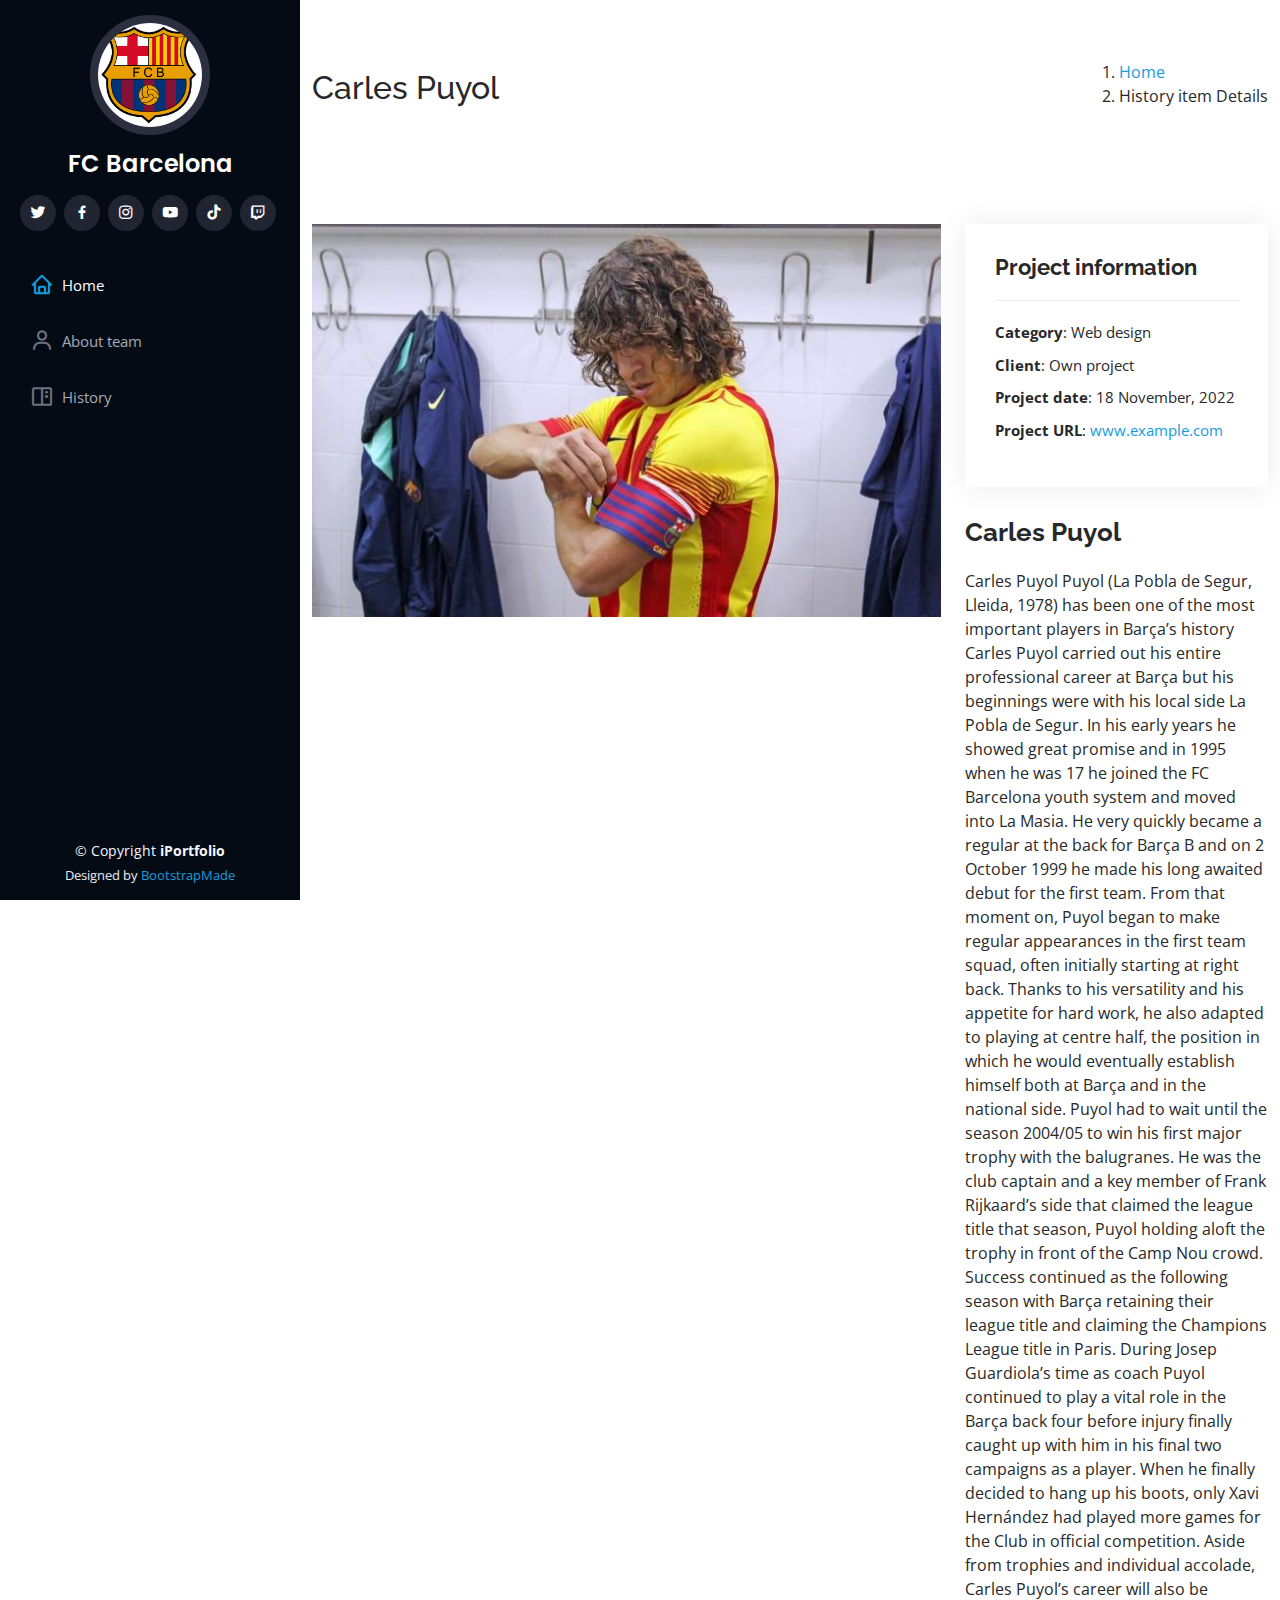
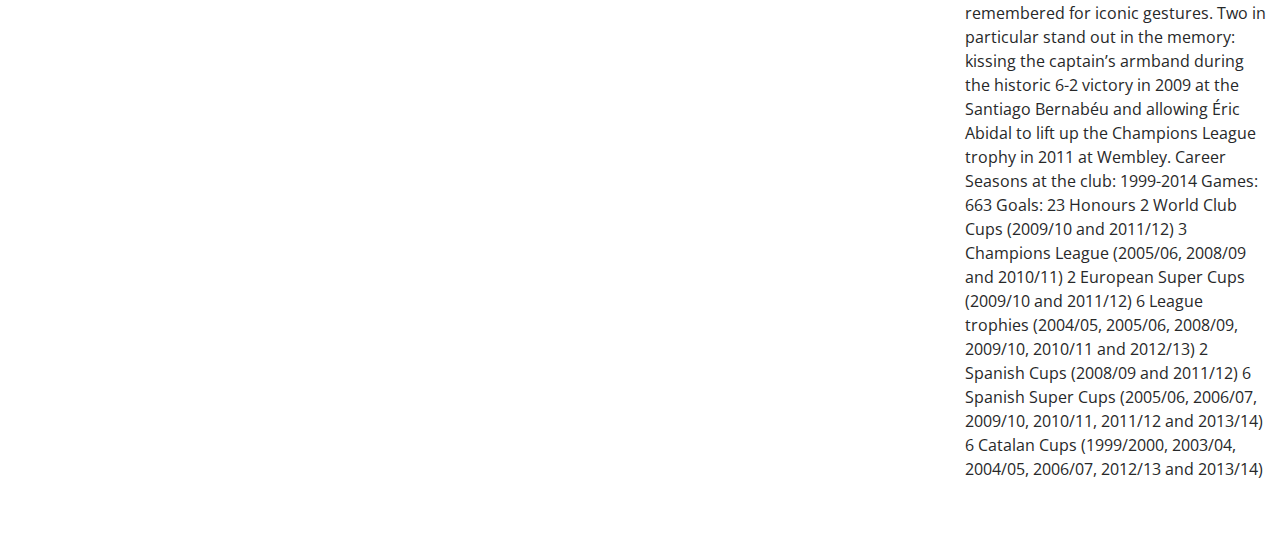
<file: historyPuyol.html>
<!DOCTYPE html>
<html lang="en">

<head>
  <meta charset="utf-8">
  <meta content="width=device-width, initial-scale=1.0" name="viewport">

  <title>History Details</title>
  <meta content="" name="description">
  <meta content="" name="keywords">

  <!-- Favicons -->
  <link href="assets/img/barca-logo1.png" rel="icon">
  <link href="assets/img/barca-logo1.png" rel="apple-touch-icon">

  <!-- Google Fonts -->
  <link href="https://fonts.googleapis.com/css?family=Open+Sans:300,300i,400,400i,600,600i,700,700i|Raleway:300,300i,400,400i,500,500i,600,600i,700,700i|Poppins:300,300i,400,400i,500,500i,600,600i,700,700i" rel="stylesheet">

  <!-- Vendor CSS Files -->
  <link href="assets/vendor/aos/aos.css" rel="stylesheet">
  <link href="assets/vendor/bootstrap/css/bootstrap.min.css" rel="stylesheet">
  <link href="assets/vendor/bootstrap-icons/bootstrap-icons.css" rel="stylesheet">
  <link href="assets/vendor/boxicons/css/boxicons.min.css" rel="stylesheet">
  <link href="assets/vendor/glightbox/css/glightbox.min.css" rel="stylesheet">
  <link href="assets/vendor/swiper/swiper-bundle.min.css" rel="stylesheet">

  <!-- Template Main CSS File -->
  <link href="assets/css/style.css" rel="stylesheet">

</head>

<body>

  <!-- ======= Mobile nav toggle button ======= -->
  <i class="bi bi-list mobile-nav-toggle d-xl-none"></i>

  <!-- ======= Header ======= -->
  <header id="header">
    <div class="d-flex flex-column">

      <div class="profile">
        <img src="assets/img/fcb-profile.jpg" alt="" class="img-fluid rounded-circle">
        <h1 class="text-light"><a href="index.html">FC Barcelona</a></h1>
        <div class="social-links mt-3 text-center">
          <a href="https://www.twitter.com/FCBarcelona" class="twitter"><i class="bx bxl-twitter"></i></a>
          <a href="https://www.facebook.com/fcbarcelona" class="facebook"><i class="bx bxl-facebook"></i></a>
          <a href="https://www.instagram.com/fcbarcelona" class="instagram"><i class="bx bxl-instagram"></i></a>
          <a href="https://www.youtube.com/FC Barcelona" class="youtube"><i class="bx bxl-youtube"></i></a>
          <a href="https://www.tiktok.com/fcbarcelona" class="tiktok"><i class="bx bxl-tiktok"></i></a>
          <a href="https://www.twitch.com/FCbarcelona" class="twitch"><i class="bx bxl-twitch"></i></a>
        </div>
      </div>

      <nav id="navbar" class="nav-menu navbar">
        <ul>
          <li><a href="#hero" class="nav-link scrollto active"><i class="bx bx-home"></i> <span>Home</span></a></li>
          <li><a href="#about" class="nav-link scrollto"><i class="bx bx-user"></i> <span>About team</span></a></li>
          <li><a href="#history" class="nav-link scrollto"><i class="bx bx-book-content"></i> <span>History</span></a></li>
        </ul>
      </nav><!-- .nav-menu -->
    </div>
  </header><!-- End Header -->

  <main id="main">

    <!-- ======= Breadcrumbs ======= -->
    <section id="breadcrumbs" class="breadcrumbs">
      <div class="container">

        <div class="d-flex justify-content-between align-items-center">
          <h2>Carles Puyol</h2>
          <ol>
            <li><a href="index.html">Home</a></li>
            <li>History item Details</li>
          </ol>
        </div>

      </div>
    </section><!-- End Breadcrumbs -->

    <!-- ======= Portfolio Details Section ======= -->
    <section id="history-details" class="history-details">
      <div class="container">

        <div class="row gy-4">

          <div class="col-lg-8">
            <div class="history-details-slider swiper">
              <div class="swiper-wrapper align-items-center">

                <div class="swiper-slide">
                  <img src="assets/img/history/history-1.jpg" alt="">
                </div>

              </div>
              <div class="swiper-pagination"></div>
            </div>
          </div>

          <div class="col-lg-4">
            <div class="history-info">
              <h3>Project information</h3>
              <ul>
                <li><strong>Category</strong>: Web design</li>
                <li><strong>Client</strong>: Own project</li>
                <li><strong>Project date</strong>: 18 November, 2022</li>
                <li><strong>Project URL</strong>: <a href="#">www.example.com</a></li>
              </ul>
            </div>
            <div class="history-description">
              <h2>Carles Puyol</h2>
              <p>
                Carles Puyol
              Puyol (La Pobla de Segur, Lleida, 1978) has been one of the most important players in Barça’s history
              Carles Puyol carried out his entire professional career at Barça but his beginnings were with his local side La Pobla de Segur. In his early years he showed great promise and in 1995 when he was 17 he joined the FC Barcelona youth system and moved into La Masia. He very quickly became a regular at the back for Barça B and on 2 October 1999 he made his long awaited debut for the first team.

              From that moment on, Puyol began to make regular appearances in the first team squad, often initially starting at right back. Thanks to his versatility and his appetite for hard work, he also adapted to playing at centre half, the position in which he would eventually establish himself both at Barça and in the national side.

              Puyol had to wait until the season 2004/05 to win his first major trophy with the balugranes. He was the club captain and a key member of Frank Rijkaard’s side that claimed the league title that season, Puyol holding aloft the trophy in front of the Camp Nou crowd. Success continued as the following season with Barça retaining their league title and claiming the Champions League title in Paris. During Josep Guardiola’s time as coach Puyol continued to play a vital role in the Barça back four before injury finally caught up with him in his final two campaigns as a player. When he finally decided to hang up his boots, only Xavi Hernández had played more games for the Club in official competition.

              Aside from trophies and individual accolade, Carles Puyol’s career will also be remembered for iconic gestures. Two in particular stand out in the memory: kissing the captain’s armband during the historic 6-2 victory in 2009 at the Santiago Bernabéu and allowing Éric Abidal to lift up the Champions League trophy in 2011 at Wembley.

              Career
              Seasons at the club: 1999-2014
              Games: 663
              Goals: 23
              Honours
              2 World Club Cups (2009/10 and 2011/12)
              3 Champions League (2005/06, 2008/09 and 2010/11)
              2 European Super Cups (2009/10 and 2011/12)
              6 League trophies (2004/05, 2005/06, 2008/09, 2009/10, 2010/11 and 2012/13)
              2 Spanish Cups (2008/09 and 2011/12)
              6 Spanish Super Cups (2005/06, 2006/07, 2009/10, 2010/11, 2011/12 and 2013/14)
              6 Catalan Cups (1999/2000, 2003/04, 2004/05, 2006/07, 2012/13 and 2013/14)
              </p>
            </div>
          </div>

        </div>

      </div>
    </section><!-- End Portfolio Details Section -->

  </main><!-- End #main -->

  <!-- ======= Footer ======= -->
  <footer id="footer">
    <div class="container">
      <div class="copyright">
        &copy; Copyright <strong><span>iPortfolio</span></strong>
      </div>
      <div class="credits">
        <!-- All the links in the footer should remain intact. -->
        <!-- You can delete the links only if you purchased the pro version. -->
        <!-- Licensing information: https://bootstrapmade.com/license/ -->
        <!-- Purchase the pro version with working PHP/AJAX contact form: https://bootstrapmade.com/iportfolio-bootstrap-portfolio-websites-template/ -->
        Designed by <a href="https://bootstrapmade.com/">BootstrapMade</a>
      </div>
    </div>
  </footer><!-- End  Footer -->

  <a href="#" class="back-to-top d-flex align-items-center justify-content-center"><i class="bi bi-arrow-up-short"></i></a>

  <!-- Vendor JS Files -->
  <script src="assets/vendor/purecounter/purecounter_vanilla.js"></script>
  <script src="assets/vendor/aos/aos.js"></script>
  <script src="assets/vendor/bootstrap/js/bootstrap.bundle.min.js"></script>
  <script src="assets/vendor/glightbox/js/glightbox.min.js"></script>
  <script src="assets/vendor/isotope-layout/isotope.pkgd.min.js"></script>
  <script src="assets/vendor/swiper/swiper-bundle.min.js"></script>
  <script src="assets/vendor/typed.js/typed.min.js"></script>
  <script src="assets/vendor/waypoints/noframework.waypoints.js"></script>
  <script src="assets/vendor/php-email-form/validate.js"></script>

  <!-- Template Main JS File -->
  <script src="assets/js/main.js"></script>

</body>

</html>
</file>
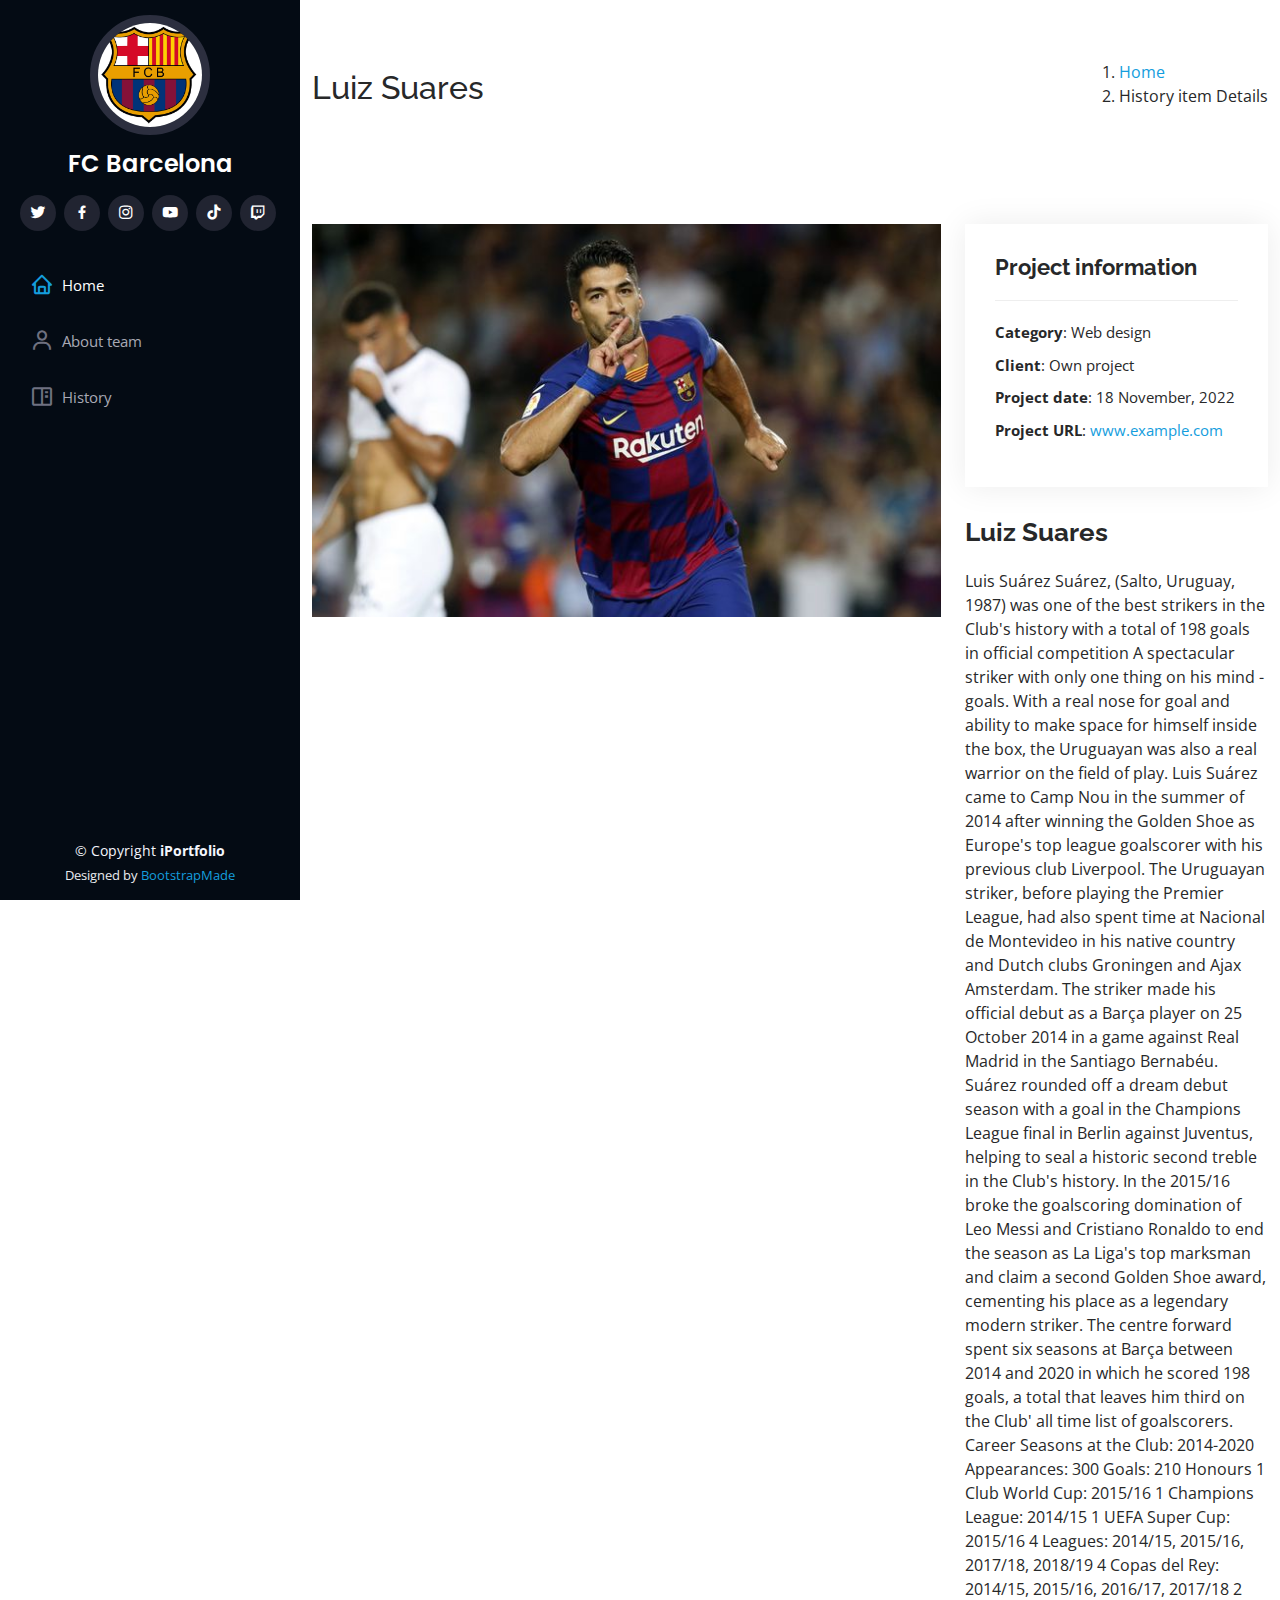
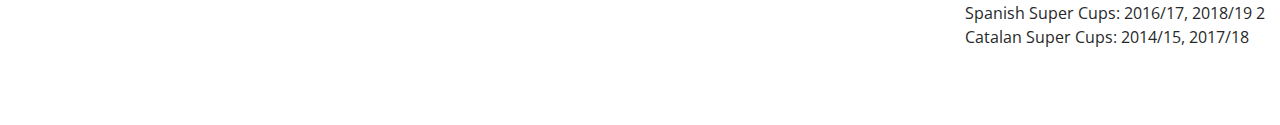
<file: historySuares.html>
<!DOCTYPE html>
<html lang="en">

<head>
  <meta charset="utf-8">
  <meta content="width=device-width, initial-scale=1.0" name="viewport">

  <title>History Details</title>
  <meta content="" name="description">
  <meta content="" name="keywords">

  <!-- Favicons -->
  <link href="assets/img/barca-logo1.png" rel="icon">
  <link href="assets/img/barca-logo1.png" rel="apple-touch-icon">

  <!-- Google Fonts -->
  <link href="https://fonts.googleapis.com/css?family=Open+Sans:300,300i,400,400i,600,600i,700,700i|Raleway:300,300i,400,400i,500,500i,600,600i,700,700i|Poppins:300,300i,400,400i,500,500i,600,600i,700,700i" rel="stylesheet">

  <!-- Vendor CSS Files -->
  <link href="assets/vendor/aos/aos.css" rel="stylesheet">
  <link href="assets/vendor/bootstrap/css/bootstrap.min.css" rel="stylesheet">
  <link href="assets/vendor/bootstrap-icons/bootstrap-icons.css" rel="stylesheet">
  <link href="assets/vendor/boxicons/css/boxicons.min.css" rel="stylesheet">
  <link href="assets/vendor/glightbox/css/glightbox.min.css" rel="stylesheet">
  <link href="assets/vendor/swiper/swiper-bundle.min.css" rel="stylesheet">

  <!-- Template Main CSS File -->
  <link href="assets/css/style.css" rel="stylesheet">

</head>

<body>

  <!-- ======= Mobile nav toggle button ======= -->
  <i class="bi bi-list mobile-nav-toggle d-xl-none"></i>

  <!-- ======= Header ======= -->
  <header id="header">
    <div class="d-flex flex-column">

      <div class="profile">
        <img src="assets/img/fcb-profile.jpg" alt="" class="img-fluid rounded-circle">
        <h1 class="text-light"><a href="index.html">FC Barcelona</a></h1>
        <div class="social-links mt-3 text-center">
          <a href="https://www.twitter.com/FCBarcelona" class="twitter"><i class="bx bxl-twitter"></i></a>
          <a href="https://www.facebook.com/fcbarcelona" class="facebook"><i class="bx bxl-facebook"></i></a>
          <a href="https://www.instagram.com/fcbarcelona" class="instagram"><i class="bx bxl-instagram"></i></a>
          <a href="https://www.youtube.com/FC Barcelona" class="youtube"><i class="bx bxl-youtube"></i></a>
          <a href="https://www.tiktok.com/fcbarcelona" class="tiktok"><i class="bx bxl-tiktok"></i></a>
          <a href="https://www.twitch.com/FCbarcelona" class="twitch"><i class="bx bxl-twitch"></i></a>
        </div>
      </div>

      <nav id="navbar" class="nav-menu navbar">
        <ul>
          <li><a href="#hero" class="nav-link scrollto active"><i class="bx bx-home"></i> <span>Home</span></a></li>
          <li><a href="#about" class="nav-link scrollto"><i class="bx bx-user"></i> <span>About team</span></a></li>
          <li><a href="#history" class="nav-link scrollto"><i class="bx bx-book-content"></i> <span>History</span></a></li>
        </ul>
      </nav><!-- .nav-menu -->
    </div>
  </header><!-- End Header -->

  <main id="main">

    <!-- ======= Breadcrumbs ======= -->
    <section id="breadcrumbs" class="breadcrumbs">
      <div class="container">

        <div class="d-flex justify-content-between align-items-center">
          <h2>Luiz Suares</h2>
          <ol>
            <li><a href="index.html">Home</a></li>
            <li>History item Details</li>
          </ol>
        </div>

      </div>
    </section><!-- End Breadcrumbs -->

    <!-- ======= Portfolio Details Section ======= -->
    <section id="history-details" class="history-details">
      <div class="container">

        <div class="row gy-4">

          <div class="col-lg-8">
            <div class="history-details-slider swiper">
              <div class="swiper-wrapper align-items-center">

                <div class="swiper-slide">
                  <img src="assets/img/history/history-3.jpg" alt="">
                </div>

              </div>
              <div class="swiper-pagination"></div>
            </div>
          </div>

          <div class="col-lg-4">
            <div class="history-info">
              <h3>Project information</h3>
              <ul>
                <li><strong>Category</strong>: Web design</li>
                <li><strong>Client</strong>: Own project</li>
                <li><strong>Project date</strong>: 18 November, 2022</li>
                <li><strong>Project URL</strong>: <a href="#">www.example.com</a></li>
              </ul>
            </div>
            <div class="history-description">
              <h2>Luiz Suares</h2>
              <p>
                    Luis Suárez
                Suárez, (Salto, Uruguay, 1987) was one of the best strikers in the Club's history with a total of 198 goals in official competition
                A spectacular striker with only one thing on his mind - goals. With a real nose for goal and ability to make space for himself inside the box, the Uruguayan was also a real warrior on the field of play. 

                Luis Suárez came to Camp Nou in the summer of 2014 after winning the Golden Shoe as Europe's top league goalscorer with his previous club Liverpool. The Uruguayan striker, before playing the Premier League, had also spent time at Nacional de Montevideo in his native country and Dutch clubs Groningen and Ajax Amsterdam. 

                The striker made his official debut as a Barça player on 25 October 2014 in a game against Real Madrid in the Santiago Bernabéu. Suárez rounded off a dream debut season with a goal in the Champions League final in Berlin against Juventus, helping to seal a historic second treble in the Club's history. 

                In the 2015/16 broke the goalscoring domination of Leo Messi and Cristiano Ronaldo to end the season as La Liga's top marksman and claim a second Golden Shoe award, cementing his place as a legendary modern striker. 

                The centre forward spent six seasons at Barça between 2014 and 2020 in which he scored 198 goals, a total that leaves him third on the Club' all time list of goalscorers. 

                    Career
                Seasons at the Club: 2014-2020
                Appearances: 300
                Goals: 210
                    Honours
                1 Club World Cup: 2015/16
                1 Champions League: 2014/15
                1 UEFA Super Cup: 2015/16
                4 Leagues: 2014/15, 2015/16, 2017/18, 2018/19
                4 Copas del Rey: 2014/15, 2015/16, 2016/17, 2017/18
                2 Spanish Super Cups: 2016/17, 2018/19
                2 Catalan Super Cups: 2014/15, 2017/18
              </p>
            </div>
          </div>

        </div>

      </div>
    </section><!-- End Portfolio Details Section -->

  </main><!-- End #main -->

  <!-- ======= Footer ======= -->
  <footer id="footer">
    <div class="container">
      <div class="copyright">
        &copy; Copyright <strong><span>iPortfolio</span></strong>
      </div>
      <div class="credits">
        <!-- All the links in the footer should remain intact. -->
        <!-- You can delete the links only if you purchased the pro version. -->
        <!-- Licensing information: https://bootstrapmade.com/license/ -->
        <!-- Purchase the pro version with working PHP/AJAX contact form: https://bootstrapmade.com/iportfolio-bootstrap-portfolio-websites-template/ -->
        Designed by <a href="https://bootstrapmade.com/">BootstrapMade</a>
      </div>
    </div>
  </footer><!-- End  Footer -->

  <a href="#" class="back-to-top d-flex align-items-center justify-content-center"><i class="bi bi-arrow-up-short"></i></a>

  <!-- Vendor JS Files -->
  <script src="assets/vendor/purecounter/purecounter_vanilla.js"></script>
  <script src="assets/vendor/aos/aos.js"></script>
  <script src="assets/vendor/bootstrap/js/bootstrap.bundle.min.js"></script>
  <script src="assets/vendor/glightbox/js/glightbox.min.js"></script>
  <script src="assets/vendor/isotope-layout/isotope.pkgd.min.js"></script>
  <script src="assets/vendor/swiper/swiper-bundle.min.js"></script>
  <script src="assets/vendor/typed.js/typed.min.js"></script>
  <script src="assets/vendor/waypoints/noframework.waypoints.js"></script>
  <script src="assets/vendor/php-email-form/validate.js"></script>

  <!-- Template Main JS File -->
  <script src="assets/js/main.js"></script>

</body>

</html>
</file>
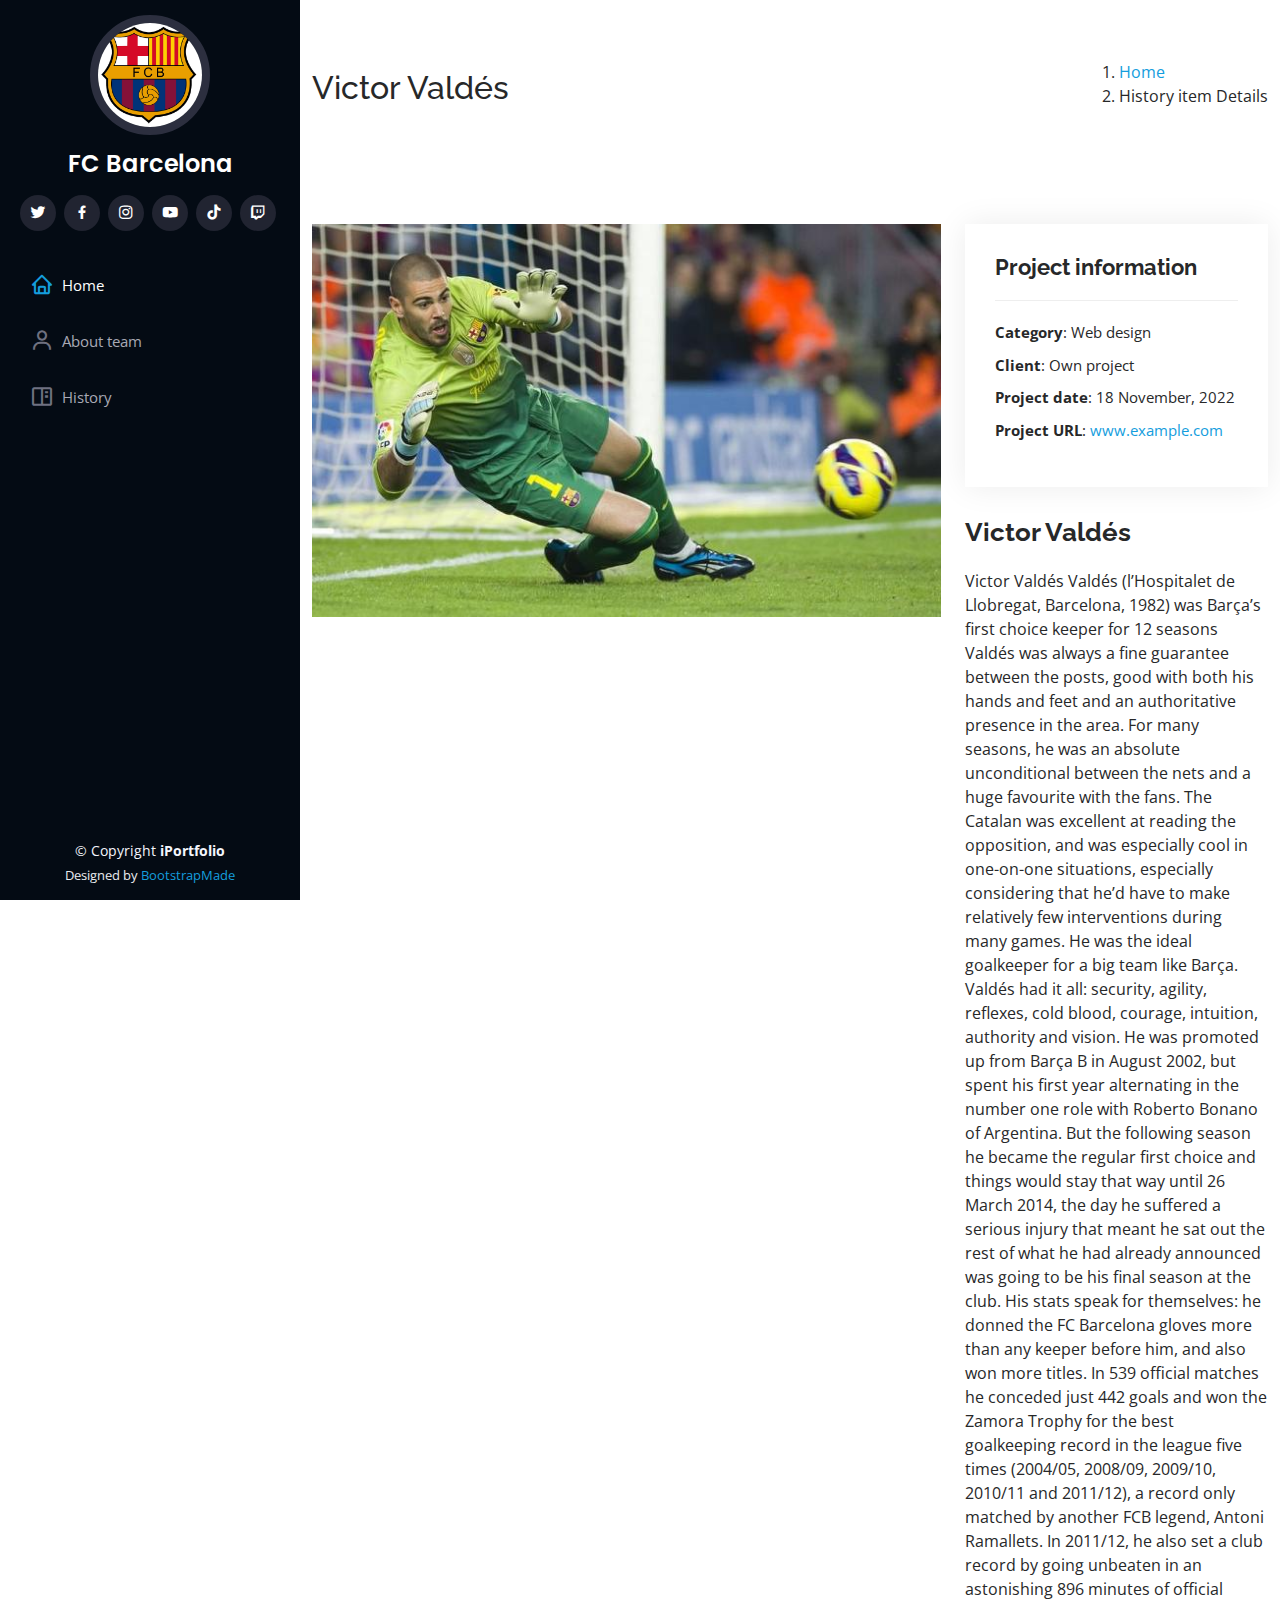
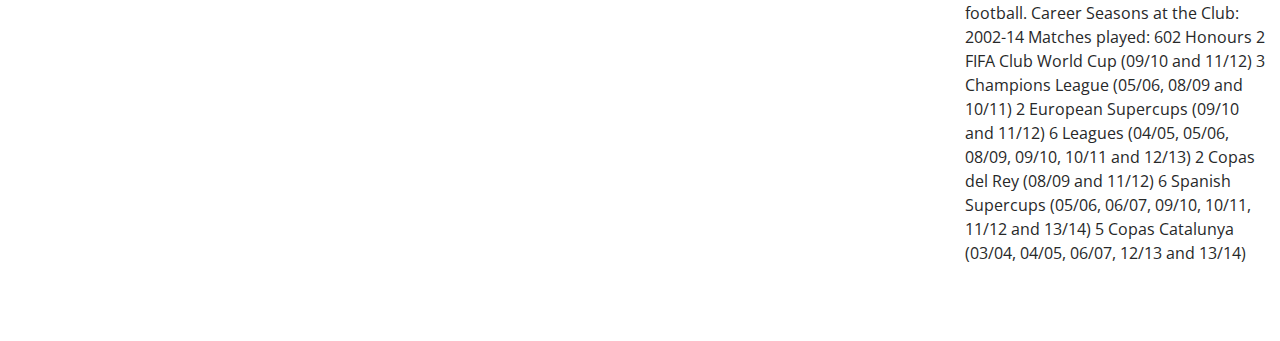
<file: historyValdes.html>
<!DOCTYPE html>
<html lang="en">

<head>
  <meta charset="utf-8">
  <meta content="width=device-width, initial-scale=1.0" name="viewport">

  <title>History Details</title>
  <meta content="" name="description">
  <meta content="" name="keywords">

  <!-- Favicons -->
  <link href="assets/img/barca-logo1.png" rel="icon">
  <link href="assets/img/barca-logo1.png" rel="apple-touch-icon">

  <!-- Google Fonts -->
  <link href="https://fonts.googleapis.com/css?family=Open+Sans:300,300i,400,400i,600,600i,700,700i|Raleway:300,300i,400,400i,500,500i,600,600i,700,700i|Poppins:300,300i,400,400i,500,500i,600,600i,700,700i" rel="stylesheet">

  <!-- Vendor CSS Files -->
  <link href="assets/vendor/aos/aos.css" rel="stylesheet">
  <link href="assets/vendor/bootstrap/css/bootstrap.min.css" rel="stylesheet">
  <link href="assets/vendor/bootstrap-icons/bootstrap-icons.css" rel="stylesheet">
  <link href="assets/vendor/boxicons/css/boxicons.min.css" rel="stylesheet">
  <link href="assets/vendor/glightbox/css/glightbox.min.css" rel="stylesheet">
  <link href="assets/vendor/swiper/swiper-bundle.min.css" rel="stylesheet">

  <!-- Template Main CSS File -->
  <link href="assets/css/style.css" rel="stylesheet">

</head>

<body>

  <!-- ======= Mobile nav toggle button ======= -->
  <i class="bi bi-list mobile-nav-toggle d-xl-none"></i>

  <!-- ======= Header ======= -->
  <header id="header">
    <div class="d-flex flex-column">

      <div class="profile">
        <img src="assets/img/fcb-profile.jpg" alt="" class="img-fluid rounded-circle">
        <h1 class="text-light"><a href="index.html">FC Barcelona</a></h1>
        <div class="social-links mt-3 text-center">
          <a href="https://www.twitter.com/FCBarcelona" class="twitter"><i class="bx bxl-twitter"></i></a>
          <a href="https://www.facebook.com/fcbarcelona" class="facebook"><i class="bx bxl-facebook"></i></a>
          <a href="https://www.instagram.com/fcbarcelona" class="instagram"><i class="bx bxl-instagram"></i></a>
          <a href="https://www.youtube.com/FC Barcelona" class="youtube"><i class="bx bxl-youtube"></i></a>
          <a href="https://www.tiktok.com/fcbarcelona" class="tiktok"><i class="bx bxl-tiktok"></i></a>
          <a href="https://www.twitch.com/FCbarcelona" class="twitch"><i class="bx bxl-twitch"></i></a>
        </div>
      </div>

      <nav id="navbar" class="nav-menu navbar">
        <ul>
          <li><a href="#hero" class="nav-link scrollto active"><i class="bx bx-home"></i> <span>Home</span></a></li>
          <li><a href="#about" class="nav-link scrollto"><i class="bx bx-user"></i> <span>About team</span></a></li>
          <li><a href="#history" class="nav-link scrollto"><i class="bx bx-book-content"></i> <span>History</span></a></li>
        </ul>
      </nav><!-- .nav-menu -->
    </div>
  </header><!-- End Header -->

  <main id="main">

    <!-- ======= Breadcrumbs ======= -->
    <section id="breadcrumbs" class="breadcrumbs">
      <div class="container">

        <div class="d-flex justify-content-between align-items-center">
          <h2>Victor Valdés</h2>
          <ol>
            <li><a href="index.html">Home</a></li>
            <li>History item Details</li>
          </ol>
        </div>

      </div>
    </section><!-- End Breadcrumbs -->

    <!-- ======= Portfolio Details Section ======= -->
    <section id="history-details" class="history-details">
      <div class="container">

        <div class="row gy-4">

          <div class="col-lg-8">
            <div class="history-details-slider swiper">
              <div class="swiper-wrapper align-items-center">

                <div class="swiper-slide">
                  <img src="assets/img/history/history-6.jpg" alt="">
                </div>

              </div>
              <div class="swiper-pagination"></div>
            </div>
          </div>

          <div class="col-lg-4">
            <div class="history-info">
              <h3>Project information</h3>
              <ul>
                <li><strong>Category</strong>: Web design</li>
                <li><strong>Client</strong>: Own project</li>
                <li><strong>Project date</strong>: 18 November, 2022</li>
                <li><strong>Project URL</strong>: <a href="#">www.example.com</a></li>
              </ul>
            </div>
            <div class="history-description">
              <h2>Victor Valdés</h2>
              <p>
                Victor Valdés
            Valdés (l’Hospitalet de Llobregat, Barcelona, 1982) was Barça’s first choice keeper for 12 seasons
            Valdés was always a fine guarantee between the posts, good with both his hands and feet and an authoritative presence in the area. For many seasons, he was an absolute unconditional between the nets and a huge favourite with the fans.

            The Catalan was excellent at reading the opposition, and was especially cool in one-on-one situations, especially considering that he’d have to make relatively few interventions during many games. He was the ideal goalkeeper for a big team like Barça.

            Valdés had it all: security, agility, reflexes, cold blood, courage, intuition, authority and vision.

            He was promoted up from Barça B in August 2002, but spent his first year alternating in the number one role with Roberto Bonano of Argentina.

            But the following season he became the regular first choice and things would stay that way until 26 March 2014, the day he suffered a serious injury that meant he sat out the rest of what he had already announced was going to be his final season at the club.


            His stats speak for themselves: he donned the FC Barcelona gloves more than any keeper before him, and also won more titles. In 539 official matches he conceded just 442 goals and won the Zamora Trophy for the best goalkeeping record in the league five times (2004/05, 2008/09, 2009/10, 2010/11 and 2011/12), a record only matched by another FCB legend, Antoni Ramallets.


            In 2011/12, he also set a club record by going unbeaten in an astonishing 896 minutes of official football.

            Career
            Seasons at the Club: 2002-14
            Matches played: 602
            Honours
            2 FIFA Club World Cup (09/10 and 11/12)
            3 Champions League (05/06, 08/09 and 10/11)
            2 European Supercups (09/10 and 11/12)
            6 Leagues (04/05, 05/06, 08/09, 09/10, 10/11 and 12/13)
            2 Copas del Rey (08/09 and 11/12)
            6 Spanish Supercups (05/06, 06/07, 09/10, 10/11, 11/12 and 13/14)
            5 Copas Catalunya (03/04, 04/05, 06/07, 12/13 and 13/14)
              </p>
            </div>
          </div>

        </div>

      </div>
    </section><!-- End Portfolio Details Section -->

  </main><!-- End #main -->

  <!-- ======= Footer ======= -->
  <footer id="footer">
    <div class="container">
      <div class="copyright">
        &copy; Copyright <strong><span>iPortfolio</span></strong>
      </div>
      <div class="credits">
        <!-- All the links in the footer should remain intact. -->
        <!-- You can delete the links only if you purchased the pro version. -->
        <!-- Licensing information: https://bootstrapmade.com/license/ -->
        <!-- Purchase the pro version with working PHP/AJAX contact form: https://bootstrapmade.com/iportfolio-bootstrap-portfolio-websites-template/ -->
        Designed by <a href="https://bootstrapmade.com/">BootstrapMade</a>
      </div>
    </div>
  </footer><!-- End  Footer -->

  <a href="#" class="back-to-top d-flex align-items-center justify-content-center"><i class="bi bi-arrow-up-short"></i></a>

  <!-- Vendor JS Files -->
  <script src="assets/vendor/purecounter/purecounter_vanilla.js"></script>
  <script src="assets/vendor/aos/aos.js"></script>
  <script src="assets/vendor/bootstrap/js/bootstrap.bundle.min.js"></script>
  <script src="assets/vendor/glightbox/js/glightbox.min.js"></script>
  <script src="assets/vendor/isotope-layout/isotope.pkgd.min.js"></script>
  <script src="assets/vendor/swiper/swiper-bundle.min.js"></script>
  <script src="assets/vendor/typed.js/typed.min.js"></script>
  <script src="assets/vendor/waypoints/noframework.waypoints.js"></script>
  <script src="assets/vendor/php-email-form/validate.js"></script>

  <!-- Template Main JS File -->
  <script src="assets/js/main.js"></script>

</body>

</html>
</file>
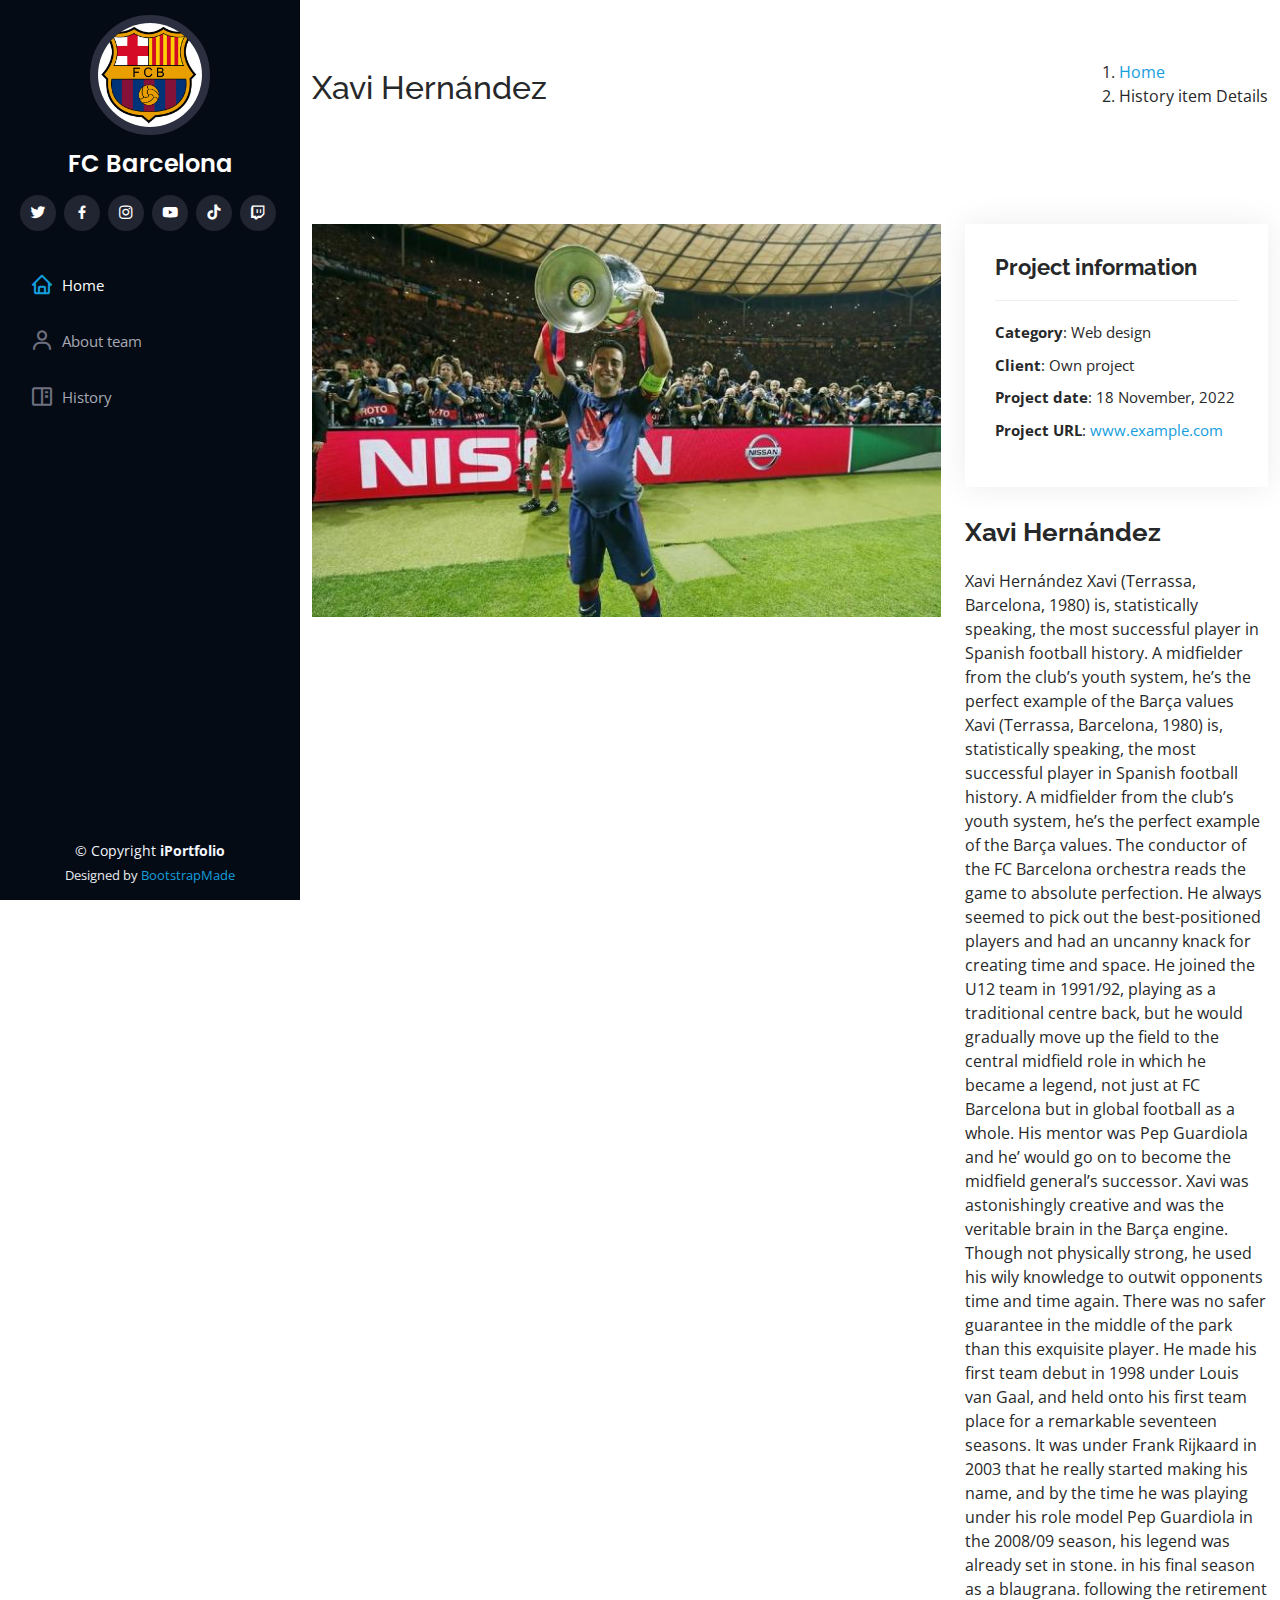
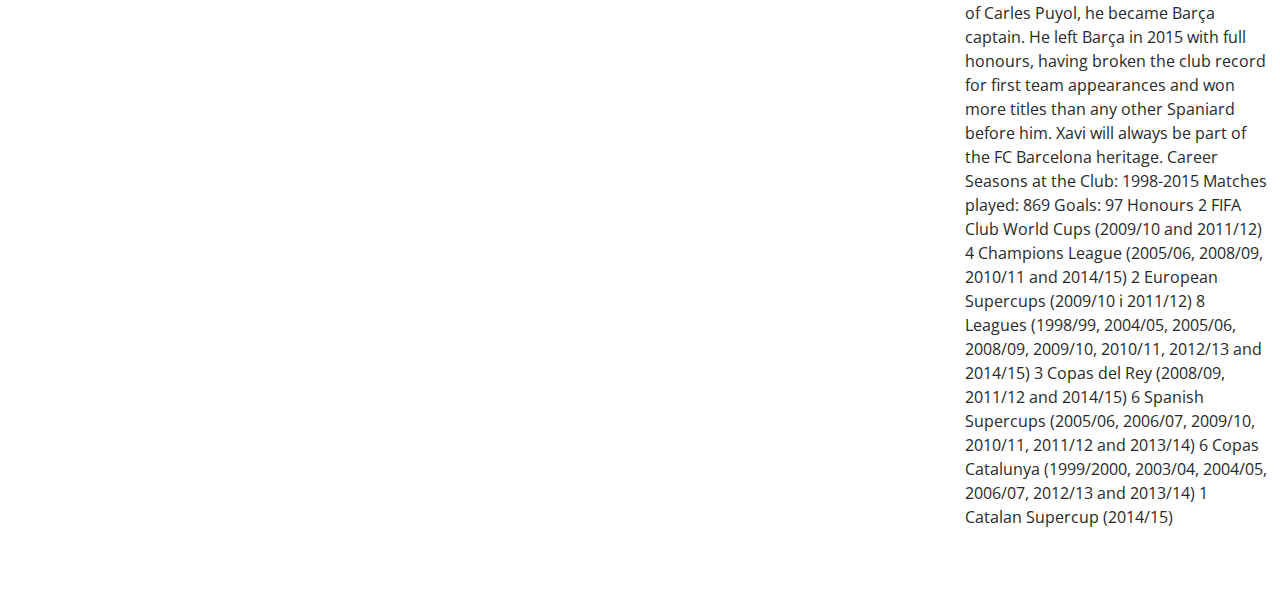
<file: historyXavi.html>
<!DOCTYPE html>
<html lang="en">

<head>
  <meta charset="utf-8">
  <meta content="width=device-width, initial-scale=1.0" name="viewport">

  <title>History Details</title>
  <meta content="" name="description">
  <meta content="" name="keywords">

  <!-- Favicons -->
  <link href="assets/img/barca-logo1.png" rel="icon">
  <link href="assets/img/barca-logo1.png" rel="apple-touch-icon">

  <!-- Google Fonts -->
  <link href="https://fonts.googleapis.com/css?family=Open+Sans:300,300i,400,400i,600,600i,700,700i|Raleway:300,300i,400,400i,500,500i,600,600i,700,700i|Poppins:300,300i,400,400i,500,500i,600,600i,700,700i" rel="stylesheet">

  <!-- Vendor CSS Files -->
  <link href="assets/vendor/aos/aos.css" rel="stylesheet">
  <link href="assets/vendor/bootstrap/css/bootstrap.min.css" rel="stylesheet">
  <link href="assets/vendor/bootstrap-icons/bootstrap-icons.css" rel="stylesheet">
  <link href="assets/vendor/boxicons/css/boxicons.min.css" rel="stylesheet">
  <link href="assets/vendor/glightbox/css/glightbox.min.css" rel="stylesheet">
  <link href="assets/vendor/swiper/swiper-bundle.min.css" rel="stylesheet">

  <!-- Template Main CSS File -->
  <link href="assets/css/style.css" rel="stylesheet">

</head>

<body>

  <!-- ======= Mobile nav toggle button ======= -->
  <i class="bi bi-list mobile-nav-toggle d-xl-none"></i>

  <!-- ======= Header ======= -->
  <header id="header">
    <div class="d-flex flex-column">

      <div class="profile">
        <img src="assets/img/fcb-profile.jpg" alt="" class="img-fluid rounded-circle">
        <h1 class="text-light"><a href="index.html">FC Barcelona</a></h1>
        <div class="social-links mt-3 text-center">
          <a href="https://www.twitter.com/FCBarcelona" class="twitter"><i class="bx bxl-twitter"></i></a>
          <a href="https://www.facebook.com/fcbarcelona" class="facebook"><i class="bx bxl-facebook"></i></a>
          <a href="https://www.instagram.com/fcbarcelona" class="instagram"><i class="bx bxl-instagram"></i></a>
          <a href="https://www.youtube.com/FC Barcelona" class="youtube"><i class="bx bxl-youtube"></i></a>
          <a href="https://www.tiktok.com/fcbarcelona" class="tiktok"><i class="bx bxl-tiktok"></i></a>
          <a href="https://www.twitch.com/FCbarcelona" class="twitch"><i class="bx bxl-twitch"></i></a>
        </div>
      </div>

      <nav id="navbar" class="nav-menu navbar">
        <ul>
          <li><a href="#hero" class="nav-link scrollto active"><i class="bx bx-home"></i> <span>Home</span></a></li>
          <li><a href="#about" class="nav-link scrollto"><i class="bx bx-user"></i> <span>About team</span></a></li>
          <li><a href="#history" class="nav-link scrollto"><i class="bx bx-book-content"></i> <span>History</span></a></li>
        </ul>
      </nav><!-- .nav-menu -->
    </div>
  </header><!-- End Header -->

  <main id="main">

    <!-- ======= Breadcrumbs ======= -->
    <section id="breadcrumbs" class="breadcrumbs">
      <div class="container">

        <div class="d-flex justify-content-between align-items-center">
          <h2>Xavi Hernández</h2>
          <ol>
            <li><a href="index.html">Home</a></li>
            <li>History item Details</li>
          </ol>
        </div>

      </div>
    </section><!-- End Breadcrumbs -->

    <!-- ======= Portfolio Details Section ======= -->
    <section id="history-details" class="history-details">
      <div class="container">

        <div class="row gy-4">

          <div class="col-lg-8">
            <div class="history-details-slider swiper">
              <div class="swiper-wrapper align-items-center">

                <div class="swiper-slide">
                  <img src="assets/img/history/history-7.jpg" alt="">
                </div>

              </div>
              <div class="swiper-pagination"></div>
            </div>
          </div>

          <div class="col-lg-4">
            <div class="history-info">
              <h3>Project information</h3>
              <ul>
                <li><strong>Category</strong>: Web design</li>
                <li><strong>Client</strong>: Own project</li>
                <li><strong>Project date</strong>: 18 November, 2022</li>
                <li><strong>Project URL</strong>: <a href="#">www.example.com</a></li>
              </ul>
            </div>
            <div class="history-description">
              <h2>Xavi Hernández</h2>
              <p>
                Xavi Hernández
            Xavi (Terrassa, Barcelona, 1980) is, statistically speaking, the most successful player in Spanish football history. A midfielder from the club’s youth system, he’s the perfect example of the Barça values
            Xavi (Terrassa, Barcelona, 1980) is, statistically speaking, the most successful player in Spanish football history. A midfielder from the club’s youth system, he’s the perfect example of the Barça values. The conductor of the FC Barcelona orchestra reads the game to absolute perfection. He always seemed to pick out the best-positioned players and had an uncanny knack for creating time and space.

            He joined the U12 team in 1991/92, playing as a traditional centre back, but he would gradually move up the field to the central midfield role in which he became a legend, not just at FC Barcelona but in global football as a whole.

            His mentor was Pep Guardiola and he’ would go on to become the midfield general’s successor. Xavi was astonishingly creative and was the veritable brain in the Barça engine. Though not physically strong, he used his wily knowledge to outwit opponents time and time again. There was no safer guarantee in the middle of the park than this exquisite player.

            He made his first team debut in 1998 under Louis van Gaal, and held onto his first team place for a remarkable seventeen seasons. It was under Frank Rijkaard in 2003 that he really started making his name, and by the time he was playing under his role model Pep Guardiola in the 2008/09 season, his legend was already set in stone. in his final season as a blaugrana. following the retirement of Carles Puyol, he became Barça captain. 

            He left Barça in 2015 with full honours, having broken the club record for first team appearances and won more titles than any other Spaniard before him. Xavi will always be part of the FC Barcelona heritage.

            Career
            Seasons at the Club: 1998-2015
            Matches played: 869
            Goals: 97
            Honours
            2 FIFA Club World Cups (2009/10 and 2011/12)
            4 Champions League (2005/06, 2008/09, 2010/11 and 2014/15)
            2 European Supercups (2009/10 i 2011/12)
            8 Leagues (1998/99, 2004/05, 2005/06, 2008/09, 2009/10, 2010/11, 2012/13 and 2014/15)
            3 Copas del Rey (2008/09, 2011/12 and 2014/15)
            6 Spanish Supercups (2005/06, 2006/07, 2009/10, 2010/11, 2011/12 and 2013/14)
            6 Copas Catalunya (1999/2000, 2003/04, 2004/05, 2006/07, 2012/13 and 2013/14)
            1 Catalan Supercup (2014/15)
              </p>
            </div>
          </div>

        </div>

      </div>
    </section><!-- End Portfolio Details Section -->

  </main><!-- End #main -->

  <!-- ======= Footer ======= -->
  <footer id="footer">
    <div class="container">
      <div class="copyright">
        &copy; Copyright <strong><span>iPortfolio</span></strong>
      </div>
      <div class="credits">
        <!-- All the links in the footer should remain intact. -->
        <!-- You can delete the links only if you purchased the pro version. -->
        <!-- Licensing information: https://bootstrapmade.com/license/ -->
        <!-- Purchase the pro version with working PHP/AJAX contact form: https://bootstrapmade.com/iportfolio-bootstrap-portfolio-websites-template/ -->
        Designed by <a href="https://bootstrapmade.com/">BootstrapMade</a>
      </div>
    </div>
  </footer><!-- End  Footer -->

  <a href="#" class="back-to-top d-flex align-items-center justify-content-center"><i class="bi bi-arrow-up-short"></i></a>

  <!-- Vendor JS Files -->
  <script src="assets/vendor/purecounter/purecounter_vanilla.js"></script>
  <script src="assets/vendor/aos/aos.js"></script>
  <script src="assets/vendor/bootstrap/js/bootstrap.bundle.min.js"></script>
  <script src="assets/vendor/glightbox/js/glightbox.min.js"></script>
  <script src="assets/vendor/isotope-layout/isotope.pkgd.min.js"></script>
  <script src="assets/vendor/swiper/swiper-bundle.min.js"></script>
  <script src="assets/vendor/typed.js/typed.min.js"></script>
  <script src="assets/vendor/waypoints/noframework.waypoints.js"></script>
  <script src="assets/vendor/php-email-form/validate.js"></script>

  <!-- Template Main JS File -->
  <script src="assets/js/main.js"></script>

</body>

</html>
</file>
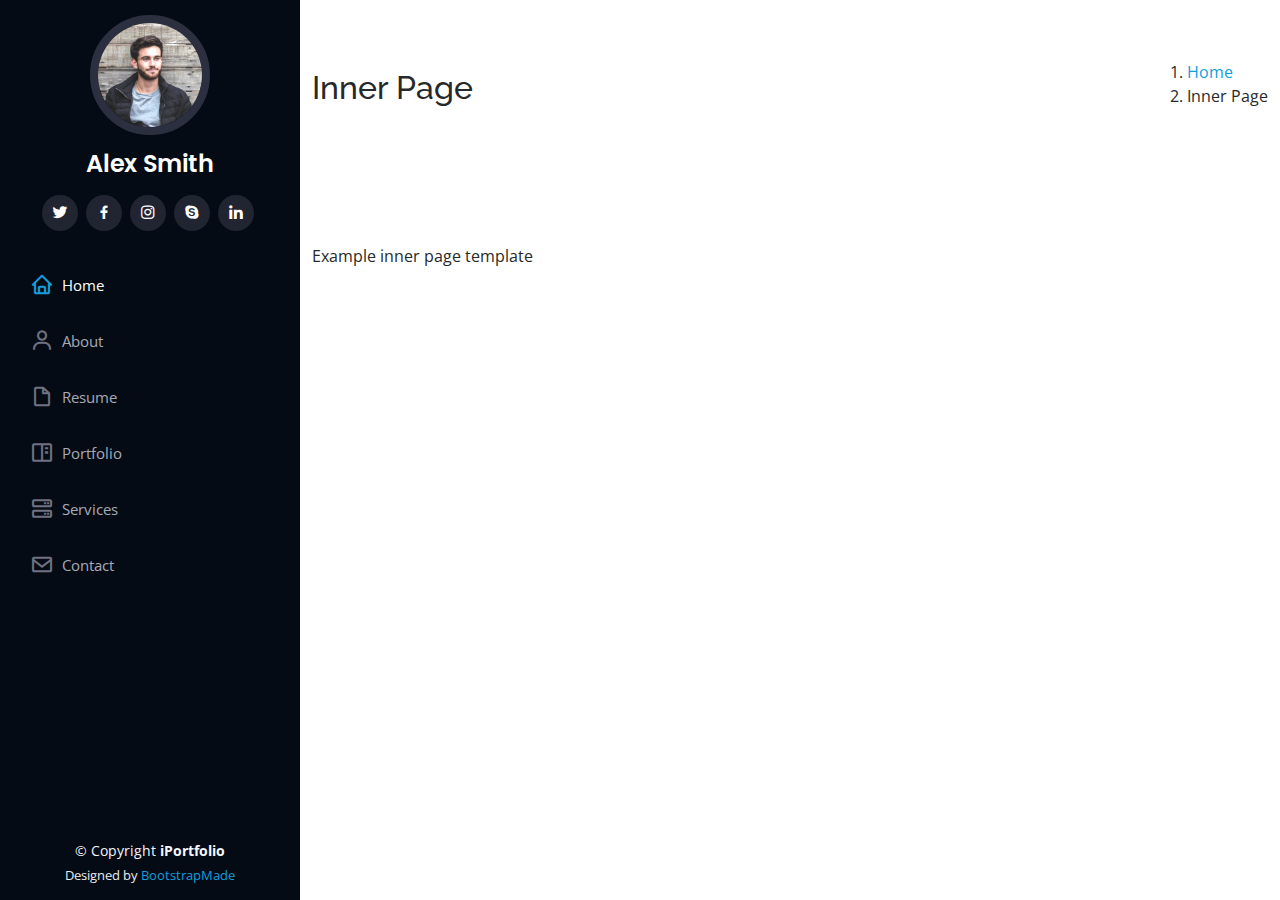
<file: inner-page.html>
<!DOCTYPE html>
<html lang="en">

<head>
  <meta charset="utf-8">
  <meta content="width=device-width, initial-scale=1.0" name="viewport">

  <title>Inner Page - iPortfolio Bootstrap Template</title>
  <meta content="" name="description">
  <meta content="" name="keywords">

  <!-- Favicons -->
  <link href="assets/img/favicon.png" rel="icon">
  <link href="assets/img/apple-touch-icon.png" rel="apple-touch-icon">

  <!-- Google Fonts -->
  <link href="https://fonts.googleapis.com/css?family=Open+Sans:300,300i,400,400i,600,600i,700,700i|Raleway:300,300i,400,400i,500,500i,600,600i,700,700i|Poppins:300,300i,400,400i,500,500i,600,600i,700,700i" rel="stylesheet">

  <!-- Vendor CSS Files -->
  <link href="assets/vendor/aos/aos.css" rel="stylesheet">
  <link href="assets/vendor/bootstrap/css/bootstrap.min.css" rel="stylesheet">
  <link href="assets/vendor/bootstrap-icons/bootstrap-icons.css" rel="stylesheet">
  <link href="assets/vendor/boxicons/css/boxicons.min.css" rel="stylesheet">
  <link href="assets/vendor/glightbox/css/glightbox.min.css" rel="stylesheet">
  <link href="assets/vendor/swiper/swiper-bundle.min.css" rel="stylesheet">

  <!-- Template Main CSS File -->
  <link href="assets/css/style.css" rel="stylesheet">

  <!-- =======================================================
  * Template Name: iPortfolio - v3.9.1
  * Template URL: https://bootstrapmade.com/iportfolio-bootstrap-portfolio-websites-template/
  * Author: BootstrapMade.com
  * License: https://bootstrapmade.com/license/
  ======================================================== -->
</head>

<body>

  <!-- ======= Mobile nav toggle button ======= -->
  <i class="bi bi-list mobile-nav-toggle d-xl-none"></i>

  <!-- ======= Header ======= -->
  <header id="header">
    <div class="d-flex flex-column">

      <div class="profile">
        <img src="assets/img/profile-img.jpg" alt="" class="img-fluid rounded-circle">
        <h1 class="text-light"><a href="index.html">Alex Smith</a></h1>
        <div class="social-links mt-3 text-center">
          <a href="#" class="twitter"><i class="bx bxl-twitter"></i></a>
          <a href="#" class="facebook"><i class="bx bxl-facebook"></i></a>
          <a href="#" class="instagram"><i class="bx bxl-instagram"></i></a>
          <a href="#" class="google-plus"><i class="bx bxl-skype"></i></a>
          <a href="#" class="linkedin"><i class="bx bxl-linkedin"></i></a>
        </div>
      </div>

      <nav id="navbar" class="nav-menu navbar">
        <ul>
          <li><a href="#hero" class="nav-link scrollto active"><i class="bx bx-home"></i> <span>Home</span></a></li>
          <li><a href="#about" class="nav-link scrollto"><i class="bx bx-user"></i> <span>About</span></a></li>
          <li><a href="#resume" class="nav-link scrollto"><i class="bx bx-file-blank"></i> <span>Resume</span></a></li>
          <li><a href="#portfolio" class="nav-link scrollto"><i class="bx bx-book-content"></i> <span>Portfolio</span></a></li>
          <li><a href="#services" class="nav-link scrollto"><i class="bx bx-server"></i> <span>Services</span></a></li>
          <li><a href="#contact" class="nav-link scrollto"><i class="bx bx-envelope"></i> <span>Contact</span></a></li>
        </ul>
      </nav><!-- .nav-menu -->
    </div>
  </header><!-- End Header -->

  <main id="main">

    <!-- ======= Breadcrumbs ======= -->
    <section class="breadcrumbs">
      <div class="container">

        <div class="d-flex justify-content-between align-items-center">
          <h2>Inner Page</h2>
          <ol>
            <li><a href="index.html">Home</a></li>
            <li>Inner Page</li>
          </ol>
        </div>

      </div>
    </section><!-- End Breadcrumbs -->

    <section class="inner-page">
      <div class="container">
        <p>
          Example inner page template
        </p>
      </div>
    </section>

  </main><!-- End #main -->

  <!-- ======= Footer ======= -->
  <footer id="footer">
    <div class="container">
      <div class="copyright">
        &copy; Copyright <strong><span>iPortfolio</span></strong>
      </div>
      <div class="credits">
        <!-- All the links in the footer should remain intact. -->
        <!-- You can delete the links only if you purchased the pro version. -->
        <!-- Licensing information: https://bootstrapmade.com/license/ -->
        <!-- Purchase the pro version with working PHP/AJAX contact form: https://bootstrapmade.com/iportfolio-bootstrap-portfolio-websites-template/ -->
        Designed by <a href="https://bootstrapmade.com/">BootstrapMade</a>
      </div>
    </div>
  </footer><!-- End  Footer -->

  <a href="#" class="back-to-top d-flex align-items-center justify-content-center"><i class="bi bi-arrow-up-short"></i></a>

  <!-- Vendor JS Files -->
  <script src="assets/vendor/purecounter/purecounter_vanilla.js"></script>
  <script src="assets/vendor/aos/aos.js"></script>
  <script src="assets/vendor/bootstrap/js/bootstrap.bundle.min.js"></script>
  <script src="assets/vendor/glightbox/js/glightbox.min.js"></script>
  <script src="assets/vendor/isotope-layout/isotope.pkgd.min.js"></script>
  <script src="assets/vendor/swiper/swiper-bundle.min.js"></script>
  <script src="assets/vendor/typed.js/typed.min.js"></script>
  <script src="assets/vendor/waypoints/noframework.waypoints.js"></script>
  <script src="assets/vendor/php-email-form/validate.js"></script>

  <!-- Template Main JS File -->
  <script src="assets/js/main.js"></script>

</body>

</html>
</file>
<file: assets/css/style.css>
/**
* Template Name: iPortfolio - v3.9.1
* Template URL: https://bootstrapmade.com/iportfolio-bootstrap-history-websites-template/
* Author: BootstrapMade.com
* License: https://bootstrapmade.com/license/
*/

/*--------------------------------------------------------------
# General
--------------------------------------------------------------*/
body {
  font-family: "Open Sans", sans-serif;
  color: #272829;
}

a {
  color: #149ddd;
  text-decoration: none;
}

a:hover {
  color: #37b3ed;
  text-decoration: none;
}

h1,
h2,
h3,
h4,
h5,
h6 {
  font-family: "Raleway", sans-serif;
}

/*--------------------------------------------------------------
# Back to top button
--------------------------------------------------------------*/
.back-to-top {
  position: fixed;
  visibility: hidden;
  opacity: 0;
  right: 15px;
  bottom: 15px;
  z-index: 996;
  background: #149ddd;
  width: 40px;
  height: 40px;
  border-radius: 50px;
  transition: all 0.4s;
}

.back-to-top i {
  font-size: 28px;
  color: #fff;
  line-height: 0;
}

.back-to-top:hover {
  background: #2eafec;
  color: #fff;
}

.back-to-top.active {
  visibility: visible;
  opacity: 1;
}

/*--------------------------------------------------------------
# Header
--------------------------------------------------------------*/
#header {
  position: fixed;
  top: 0;
  left: 0;
  bottom: 0;
  width: 300px;
  transition: all ease-in-out 0.5s;
  z-index: 9997;
  transition: all 0.5s;
  padding: 0 15px;
  background: #040b14;
  overflow-y: auto;
}

#header .profile img {
  margin: 15px auto;
  display: block;
  width: 120px;
  border: 8px solid #2c2f3f;
}

#header .profile h1 {
  font-size: 24px;
  margin: 0;
  padding: 0;
  font-weight: 600;
  -moz-text-align-last: center;
  text-align-last: center;
  font-family: "Poppins", sans-serif;
}

#header .profile h1 a,
#header .profile h1 a:hover {
  color: #fff;
  text-decoration: none;
}

#header .profile .social-links a {
  font-size: 18px;
  display: inline-block;
  background: #212431;
  color: #fff;
  line-height: 1;
  padding: 8px 0;
  margin-right: 4px;
  border-radius: 50%;
  text-align: center;
  width: 36px;
  height: 36px;
  transition: 0.3s;
}

#header .profile .social-links a:hover {
  background: #149ddd;
  color: #fff;
  text-decoration: none;
}

#main {
  margin-left: 300px;
}

@media (max-width: 1199px) {
  #header {
    left: -300px;
  }

  #main {
    margin-left: 0;
  }
}

/*--------------------------------------------------------------
# Navigation Menu
--------------------------------------------------------------*/
/* Desktop Navigation */
.nav-menu {
  padding: 30px 0 0 0;
}

.nav-menu * {
  margin: 0;
  padding: 0;
  list-style: none;
}

.nav-menu>ul>li {
  position: relative;
  white-space: nowrap;
}

.nav-menu a,
.nav-menu a:focus {
  display: flex;
  align-items: center;
  color: #a8a9b4;
  padding: 12px 15px;
  margin-bottom: 8px;
  transition: 0.3s;
  font-size: 15px;
}

.nav-menu a i,
.nav-menu a:focus i {
  font-size: 24px;
  padding-right: 8px;
  color: #6f7180;
}

.nav-menu a:hover,
.nav-menu .active,
.nav-menu .active:focus,
.nav-menu li:hover>a {
  text-decoration: none;
  color: #fff;
}

.nav-menu a:hover i,
.nav-menu .active i,
.nav-menu .active:focus i,
.nav-menu li:hover>a i {
  color: #149ddd;
}

/* Mobile Navigation */
.mobile-nav-toggle {
  position: fixed;
  right: 15px;
  top: 15px;
  z-index: 9998;
  border: 0;
  font-size: 24px;
  transition: all 0.4s;
  outline: none !important;
  background-color: #149ddd;
  color: #fff;
  width: 40px;
  height: 40px;
  display: inline-flex;
  align-items: center;
  justify-content: center;
  line-height: 0;
  border-radius: 50px;
  cursor: pointer;
}

.mobile-nav-active {
  overflow: hidden;
}

.mobile-nav-active #header {
  left: 0;
}

/*--------------------------------------------------------------
# Hero Section
--------------------------------------------------------------*/
#hero {
  width: 100%;
  height: 100vh;
  background: url("https://storage.googleapis.com/pr-newsroom-wp/1/2022/03/Spotify_FCB-JL_CampNou-scaled.jpg") top center;
  background-size: cover;
}

#hero:before {
  content: "";
  background: rgba(5, 13, 24, 0.3);
  position: absolute;
  bottom: 0;
  top: 0;
  left: 0;
  right: 0;
  z-index: 1;
}

#hero .hero-container {
  position: relative;
  z-index: 2;
  min-width: 300px;
}

#hero h1 {
  margin: 0 0 10px 0;
  font-size: 64px;
  font-weight: 700;
  line-height: 56px;
  color: #fff;
}

#hero p {
  color: #fff;
  margin-bottom: 50px;
  font-size: 26px;
  font-family: "Poppins", sans-serif;
}

#hero p span {
  color: #fff;
  padding-bottom: 4px;
  letter-spacing: 1px;
  border-bottom: 3px solid #149ddd;
}

@media (min-width: 1024px) {
  #hero {
    background-attachment: fixed;
  }
}

@media (max-width: 768px) {
  #hero h1 {
    font-size: 28px;
    line-height: 36px;
  }

  #hero h2 {
    font-size: 18px;
    line-height: 24px;
    margin-bottom: 30px;
  }
}

/*--------------------------------------------------------------
# Sections General
--------------------------------------------------------------*/
section {
  padding: 60px 0;
  overflow: hidden;
}

.section-bg {
  background: #f5f8fd;
}

.section-title {
  padding-bottom: 30px;
}

.section-title h2 {
  font-size: 32px;
  font-weight: bold;
  margin-bottom: 20px;
  padding-bottom: 20px;
  position: relative;
  color: #173b6c;
}

.section-title h2::after {
  content: "";
  position: absolute;
  display: block;
  width: 50px;
  height: 3px;
  background: #149ddd;
  bottom: 0;
  left: 0;
}

.section-title p {
  margin-bottom: 0;
}

/*--------------------------------------------------------------
# About
--------------------------------------------------------------*/
.about .content h3 {
  font-weight: 700;
  font-size: 26px;
  color: #173b6c;
}

.about .content ul {
  list-style: none;
  padding: 0;
}

.about .content ul li {
  margin-bottom: 20px;
  display: flex;
  align-items: center;
}

.about .content ul strong {
  margin-right: 10px;
}

.about .content ul i {
  font-size: 16px;
  margin-right: 5px;
  color: #149ddd;
  line-height: 0;
}

.about .content p:last-child {
  margin-bottom: 0;
}

/*--------------------------------------------------------------
# Facts
--------------------------------------------------------------*/
.facts {
  padding-bottom: 30px;
}

.facts .count-box {
  padding: 30px;
  width: 100%;
}

.facts .count-box i {
  display: block;
  font-size: 44px;
  color: #149ddd;
  float: left;
  line-height: 0;
}

.facts .count-box span {
  font-size: 48px;
  line-height: 40px;
  display: block;
  font-weight: 700;
  color: #050d18;
  margin-left: 60px;
}

.facts .count-box p {
  padding: 15px 0 0 0;
  margin: 0 0 0 60px;
  font-family: "Raleway", sans-serif;
  font-size: 14px;
  color: #122f57;
}

.facts .count-box a {
  font-weight: 600;
  display: block;
  margin-top: 20px;
  color: #122f57;
  font-size: 15px;
  font-family: "Poppins", sans-serif;
  transition: ease-in-out 0.3s;
}

.facts .count-box a:hover {
  color: #1f5297;
}

/*--------------------------------------------------------------
# Skills
--------------------------------------------------------------*/
.skills .progress {
  height: 60px;
  display: block;
  background: none;
  border-radius: 0;
}

.skills .progress .skill {
  padding: 0;
  margin: 0 0 6px 0;
  text-transform: uppercase;
  display: block;
  font-weight: 600;
  font-family: "Poppins", sans-serif;
  color: #050d18;
}

.skills .progress .skill .val {
  float: right;
  font-style: normal;
}

.skills .progress-bar-wrap {
  background: #dce8f8;
  height: 10px;
}

.skills .progress-bar {
  width: 1px;
  height: 10px;
  transition: 0.9s;
  background-color: #149ddd;
}

/*--------------------------------------------------------------
# Resume
--------------------------------------------------------------*/
.resume .resume-title {
  font-size: 26px;
  font-weight: 700;
  margin-top: 20px;
  margin-bottom: 20px;
  color: #050d18;
}

.resume .resume-item {
  padding: 0 0 20px 20px;
  margin-top: -2px;
  border-left: 2px solid #1f5297;
  position: relative;
}

.resume .resume-item h4 {
  line-height: 18px;
  font-size: 18px;
  font-weight: 600;
  text-transform: uppercase;
  font-family: "Poppins", sans-serif;
  color: #050d18;
  margin-bottom: 10px;
}

.resume .resume-item h5 {
  font-size: 16px;
  background: #e4edf9;
  padding: 5px 15px;
  display: inline-block;
  font-weight: 600;
  margin-bottom: 10px;
}

.resume .resume-item ul {
  padding-left: 20px;
}

.resume .resume-item ul li {
  padding-bottom: 10px;
}

.resume .resume-item:last-child {
  padding-bottom: 0;
}

.resume .resume-item::before {
  content: "";
  position: absolute;
  width: 16px;
  height: 16px;
  border-radius: 50px;
  left: -9px;
  top: 0;
  background: #fff;
  border: 2px solid #1f5297;
}

/*--------------------------------------------------------------
# History
--------------------------------------------------------------*/
.history .history-item {
  margin-bottom: 30px;
}

.history #history-flters {
  padding: 0;
  margin: 0 auto 35px auto;
  list-style: none;
  text-align: center;
  background: #fff;
  border-radius: 50px;
  padding: 2px 15px;
}

.history #history-flters li {
  cursor: pointer;
  display: inline-block;
  padding: 10px 15px 8px 15px;
  font-size: 14px;
  font-weight: 600;
  line-height: 1;
  text-transform: uppercase;
  color: #272829;
  margin-bottom: 5px;
  transition: all 0.3s ease-in-out;
}

.history #history-flters li:hover,
.history #history-flters li.filter-active {
  color: #149ddd;
}

.history #history-flters li:last-child {
  margin-right: 0;
}

.history .history-wrap {
  transition: 0.3s;
  position: relative;
  overflow: hidden;
  z-index: 1;
}

.history .history-wrap::before {
  content: "";
  background: rgba(255, 255, 255, 0.5);
  position: absolute;
  left: 0;
  right: 0;
  top: 0;
  bottom: 0;
  transition: all ease-in-out 0.3s;
  z-index: 2;
  opacity: 0;
}

.history .history-wrap .history-links {
  opacity: 1;
  left: 0;
  right: 0;
  bottom: -60px;
  z-index: 3;
  position: absolute;
  transition: all ease-in-out 0.3s;
  display: flex;
  justify-content: center;
}

.history .history-wrap .history-links a {
  color: #fff;
  font-size: 28px;
  text-align: center;
  background: rgba(20, 157, 221, 0.75);
  transition: 0.3s;
  width: 50%;
}

.history .history-wrap .history-links a:hover {
  background: rgba(20, 157, 221, 0.95);
}

.history .history-wrap .history-links a+a {
  border-left: 1px solid #37b3ed;
}

.history .history-wrap:hover::before {
  top: 0;
  left: 0;
  right: 0;
  bottom: 0;
  opacity: 1;
}

.history .history-wrap:hover .history-links {
  opacity: 1;
  bottom: 0;
}

/*--------------------------------------------------------------
# History Details
--------------------------------------------------------------*/
.history-details {
  padding-top: 40px;
}

.history-details .history-details-slider img {
  width: 100%;
}

.history-details .history-details-slider .swiper-pagination {
  margin-top: 20px;
  position: relative;
}

.history-details .history-details-slider .swiper-pagination .swiper-pagination-bullet {
  width: 12px;
  height: 12px;
  background-color: #fff;
  opacity: 1;
  border: 1px solid #149ddd;
}

.history-details .history-details-slider .swiper-pagination .swiper-pagination-bullet-active {
  background-color: #149ddd;
}

.history-details .history-info {
  padding: 30px;
  box-shadow: 0px 0 30px rgba(5, 13, 24, 0.08);
}

.history-details .history-info h3 {
  font-size: 22px;
  font-weight: 700;
  margin-bottom: 20px;
  padding-bottom: 20px;
  border-bottom: 1px solid #eee;
}

.history-details .history-info ul {
  list-style: none;
  padding: 0;
  font-size: 15px;
}

.history-details .history-info ul li+li {
  margin-top: 10px;
}

.history-details .history-description {
  padding-top: 30px;
}

.history-details .history-description h2 {
  font-size: 26px;
  font-weight: 700;
  margin-bottom: 20px;
}

.history-details .history-description p {
  padding: 0;
}

/*--------------------------------------------------------------
# Footer
--------------------------------------------------------------*/
#footer {
  padding: 15px;
  color: #f4f6fd;
  font-size: 14px;
  position: fixed;
  left: 0;
  bottom: 0;
  width: 300px;
  z-index: 9999;
  background: #040b14;
}

#footer .copyright {
  text-align: center;
}

#footer .credits {
  padding-top: 5px;
  text-align: center;
  font-size: 13px;
  color: #eaebf0;
}

@media (max-width: 1199px) {
  #footer {
    position: static;
    width: auto;
    padding-right: 20px 15px;
  }
}
</file>
